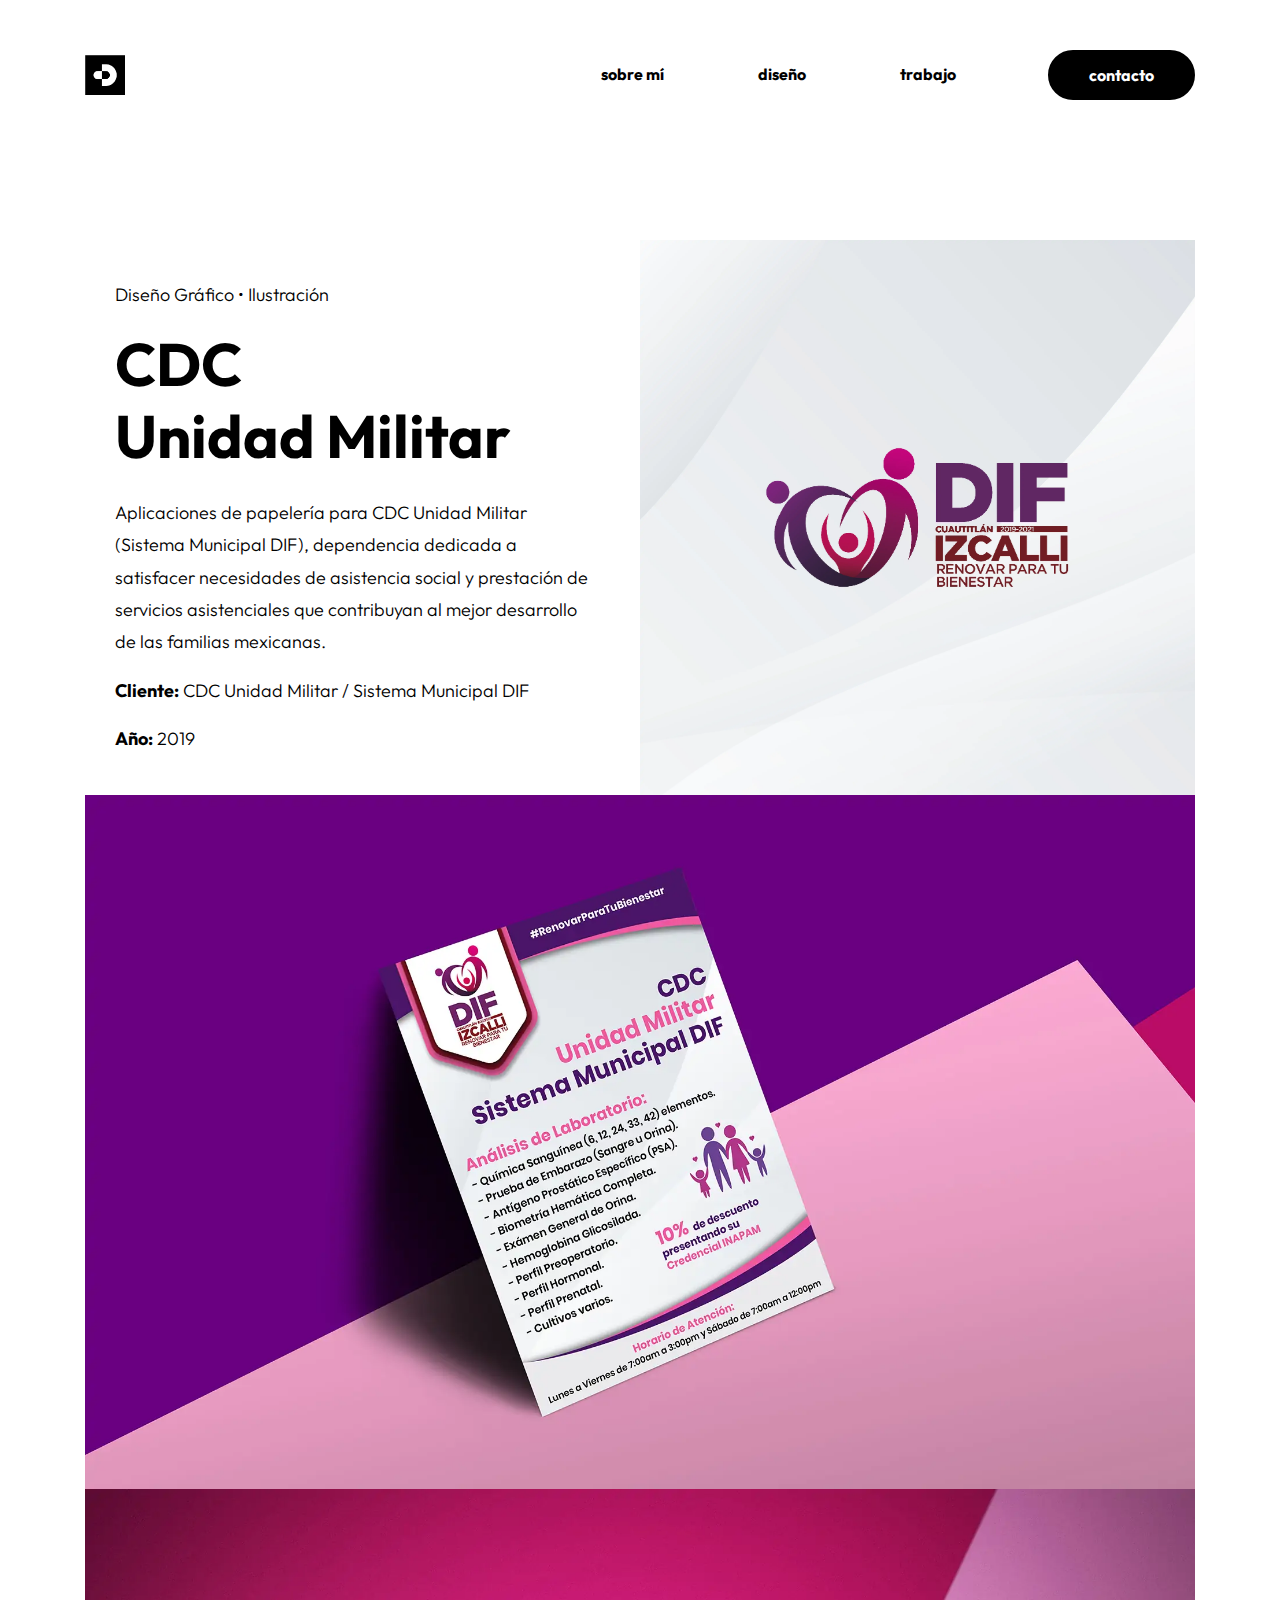
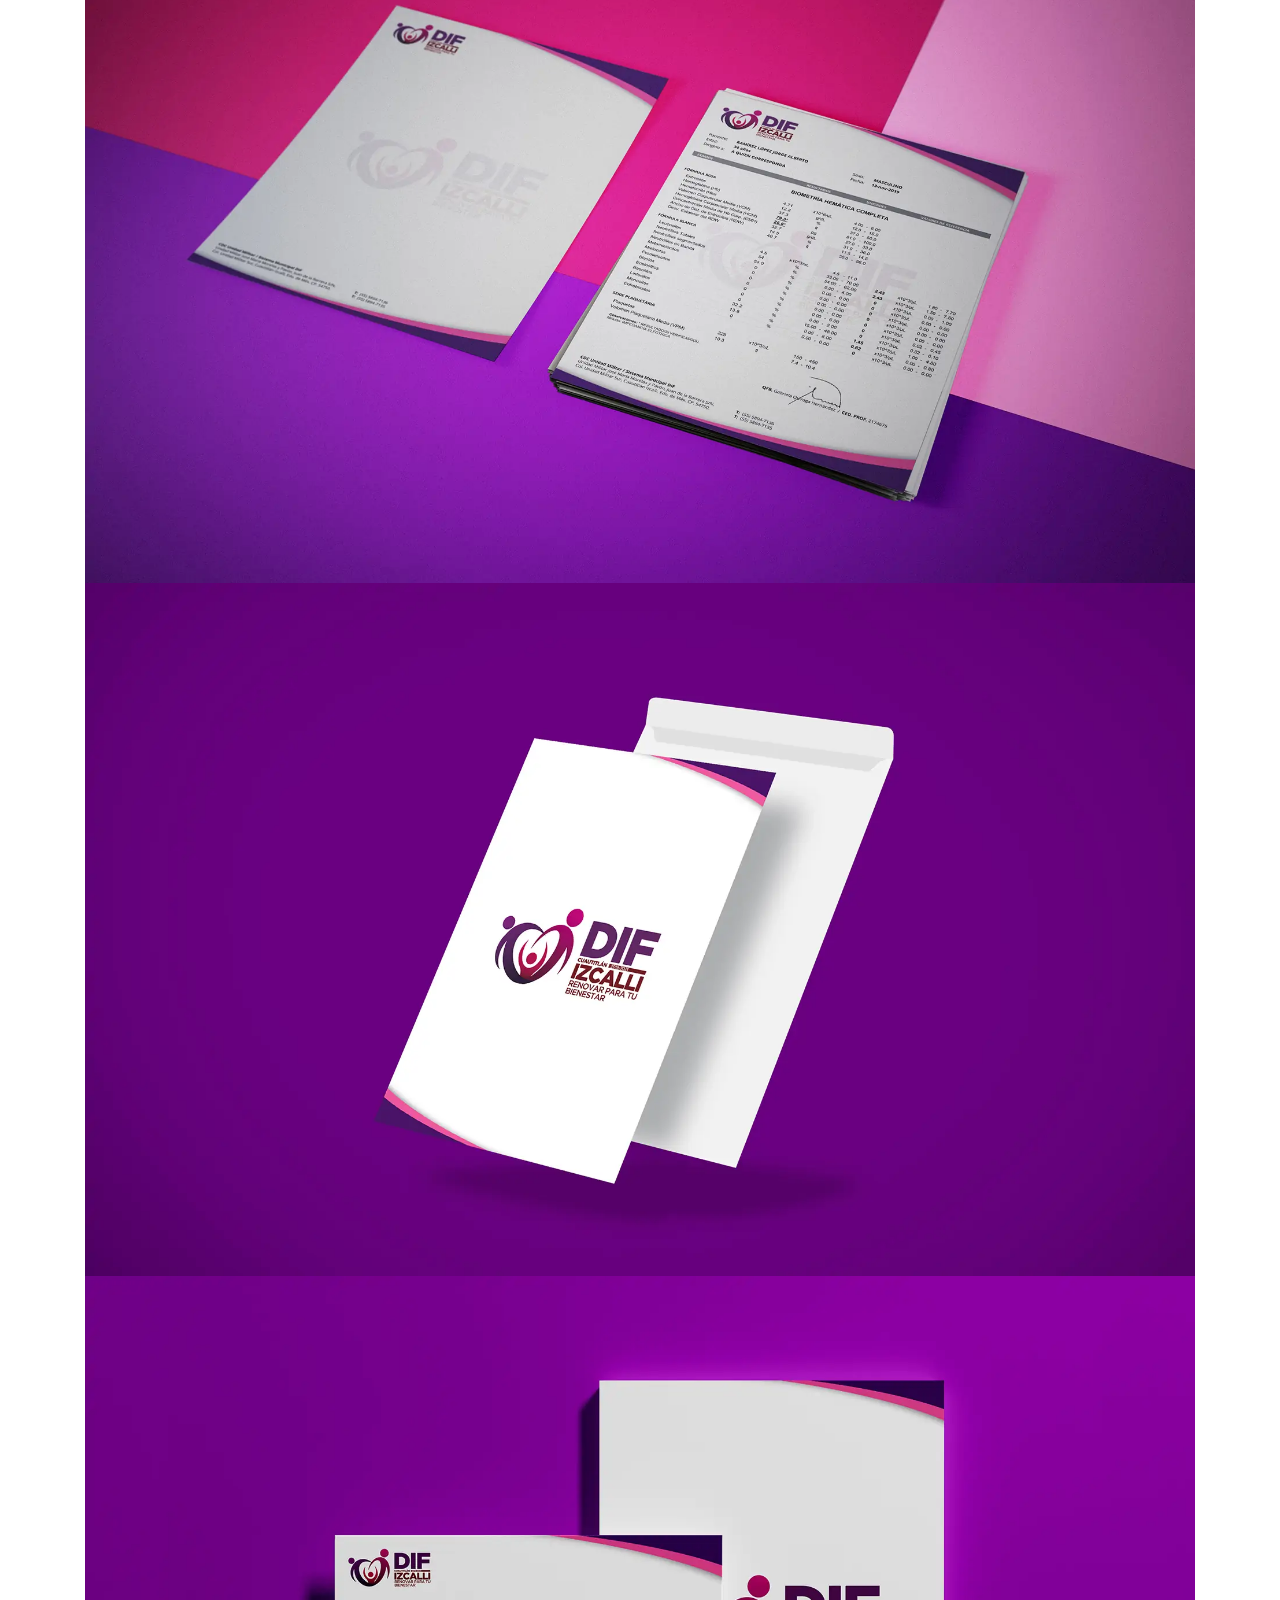
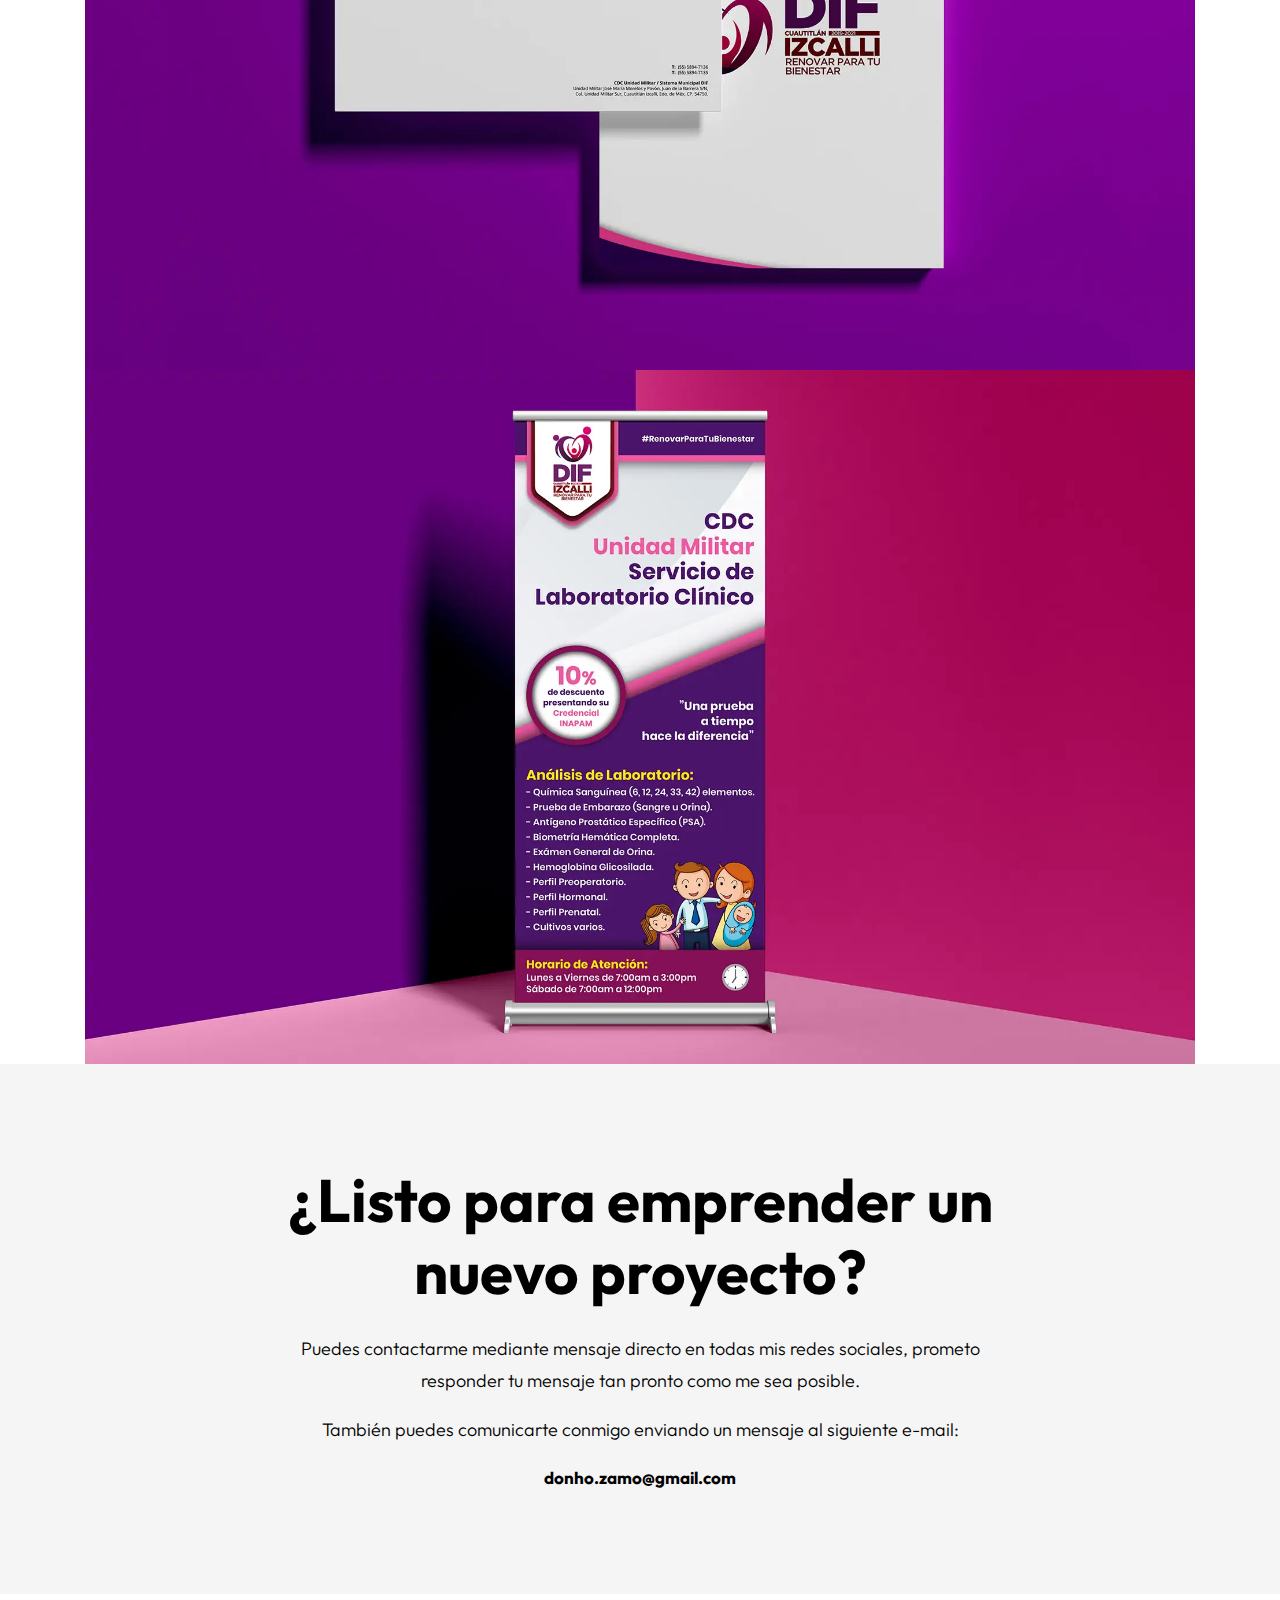
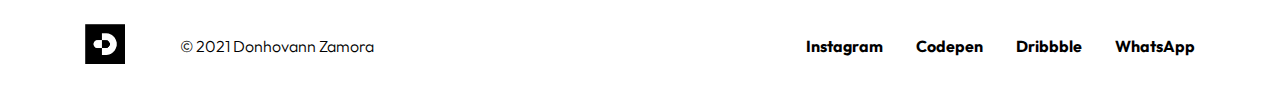
<file: cdc-proyecto.html>
<!DOCTYPE html>
<html lang="es">
<head>
  <meta charset="UTF-8">
  <meta http-equiv="X-UA-Compatible" content="IE=edge">
  <meta name="keywords" content="Desarrollo Web, Diseño Digital, Diseño Gráfico, Freelance, Web Design, México"/>
  <meta name="description" content="Donhovann Zamora, desarrollador web y diseñador digital freelance localizado en el Estado de México."/>
  <meta name="viewport" content="width=device-width, initial-scale=1.0, maximum-scale=1.0">
  <meta name="Donhovann Zamora" content="WebDesign">
  <title>Donhovann - Proyecto CDC Unidad Militar</title>
  <!--Shortcut Icon-->
  <link rel="shortcut icon" href="img/favicon.png" type="image/x-icon">
  <!--Modernizr JS-->
  <script src="js/modernizr-custom.js"></script>
  <!--Bootstrap CSS-->
  <link rel="stylesheet" type="text/css" href="css/bootstrap.min.css" media="all">
  <!--General Style CSS-->
  <link rel="stylesheet" type="text/css" href="css/style.css" media="all">
  <!--Fonts CSS-->
  <link rel="stylesheet" type="text/css" href="css/font-awesome.min.css" media="all">
</head>
<body>

  <!-- Navbar -->
  <nav class="navbar navbar-expand-lg navbar-light bg-light" id="nav">
    <div class="container">
      <a class="navbar-brand logo_h" href="index.html"><img src="img/logo.png" alt="logo" height="40" width="40"/></a>
      <button class="navbar-toggler collapsed" type="button" data-toggle="collapse" data-target="#navbarNav" aria-controls="navbarNav" aria-expanded="false" aria-label="Toggle navigation">
        <span class="navbar-toggler-icon"></span>
        <span class="my-1 mx-2 close"> <i class="fa fa-close"></i></span>
      </button>
      <div class="collapse navbar-collapse text-right" id="navbarNav">
        <ul class="navbar-nav">
          <li class="nav-item" id="empty"><a class="nav-link" href="#aboutme_wrap">sobre mí</a></li>
          <li class="nav-item" id="empty"><a class="nav-link" href="#services_wrap">diseño</a></li>
          <li class="nav-item" id="empty"><a class="nav-link" href="#work_wrap">trabajo</a></li>
          <li class="nav-item nav-ghost"><a class="nav-link" href="#contact_wrap">contacto</a></li>
        </ul>
      </div>
    </div>
  </nav>

  <!-- CDC Project -->
  <section id="project-container">
    <div class="container">
      <div class="row">
        <div class="col-lg-6" id="project-text">
          <div class="text-container">       
            <p class="tag">Diseño Gráfico • Ilustración</p>
            <h2>CDC</br>Unidad Militar</h2> 
            <p>Aplicaciones de papelería para CDC Unidad Militar (Sistema Municipal DIF), dependencia dedicada a satisfacer necesidades de
               asistencia social y prestación de servicios asistenciales que contribuyan al mejor desarrollo de las familias mexicanas.</p>
            <p><span>Cliente:</span> CDC Unidad Militar / Sistema Municipal DIF</p>
            <p><span>Año:</span> 2019</p>
          </div>
        </div>  
        <div class="col-lg-6 project-block-image">
          <img src="img/projects/cdc/cdc00.webp" alt="" />
        </div>
        <div class="col-lg-12 image-container">
          <img src="img/projects/cdc/cdc01.webp" alt="alt">
          <img src="img/projects/cdc/cdc02.webp" alt="alt">
          <img src="img/projects/cdc/cdc03.webp" alt="alt">
          <img src="img/projects/cdc/cdc04.webp" alt="alt">
          <img src="img/projects/cdc/cdc05.webp" alt="alt">
          <!--<img src="img/projects/cdc/cdc08.webp" alt="alt">
          <img src="img/projects/cdc/cdc09.webp" alt="alt">
          <img src="img/projects/cdc/cdc10.webp" alt="alt">-->
        </div>  
      </div>    
    </div>
  </section>

  <!-- Contact -->
  <div id="contact_wrap">
    <div class="container">
      <div class="row">
        <div class="col-lg-8 text-center offset-lg-2" id="contact_text">
          <h2>¿Listo para emprender un nuevo proyecto?</h2>
          <p>Puedes contactarme mediante mensaje directo en todas mis redes sociales,
             prometo responder tu mensaje tan pronto como me sea posible.</p>
          <p>También puedes comunicarte conmigo enviando un mensaje al siguiente e-mail:</p>
          <p class="envelope">donho.zamo@gmail.com</p>
        </div>  
      </div>
    </div>
  </div>

  <!--Footer Trip -->
  <div id="footer-strip">
    <div class="container">
      <div class="row center02">
        <div class="col-12 col-lg-1 left">
          <a class="logo_h02" href="#nav"><img src="img/logo.png" alt="logo" height="40" width="40"/></a>
        </div>
        <div class="col-12 col-lg-6 center">
          <p>© 2021 Donhovann Zamora</p>
        </div>
        <div class="col-12 col-md-12 col-lg-5 right">
          <ul class="social-letter">
            <li id=""><a href="https://www.instagram.com/donho_zamo/" target="_blank">Instagram</a></li>
            <li id=""><a href="https://codepen.io/donho_zamo" target="_blank">Codepen</a></li>
            <li id=""><a href="https://dribbble.com/donho_zamo" target="_blank">Dribbble</a></li>
            <li id=""><a href="https://api.whatsapp.com/send?phone=5215561691457">WhatsApp</a></li>
          </ul>
        </div>
      </div>
    </div>
  </div>

  <!--Jquery v3.5.1-->
  <script src="js/jquery-3.5.1.min.js"></script>
  <!--Bootstrap-->
	<script src="js/bootstrap.min.js"></script>
  <!--Main Scripts & Plugins-->
</body>
</html>
</file>
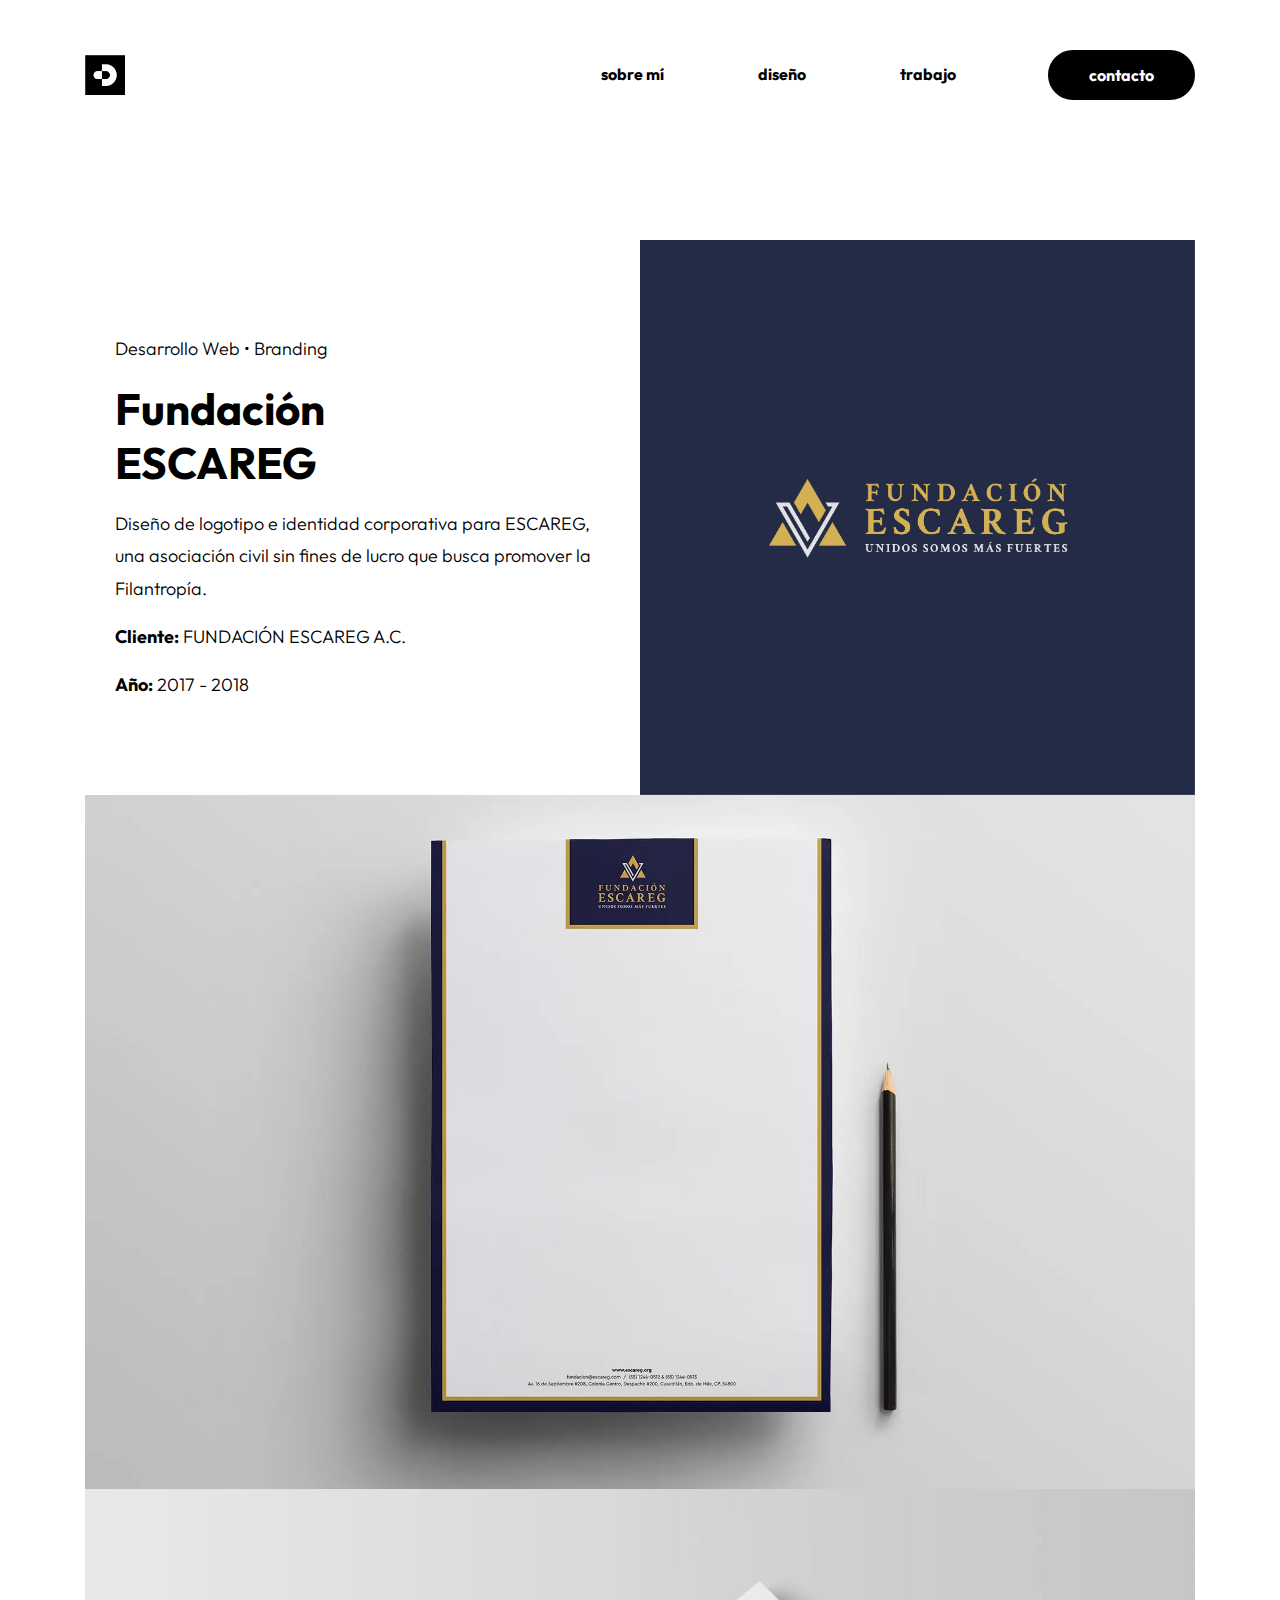
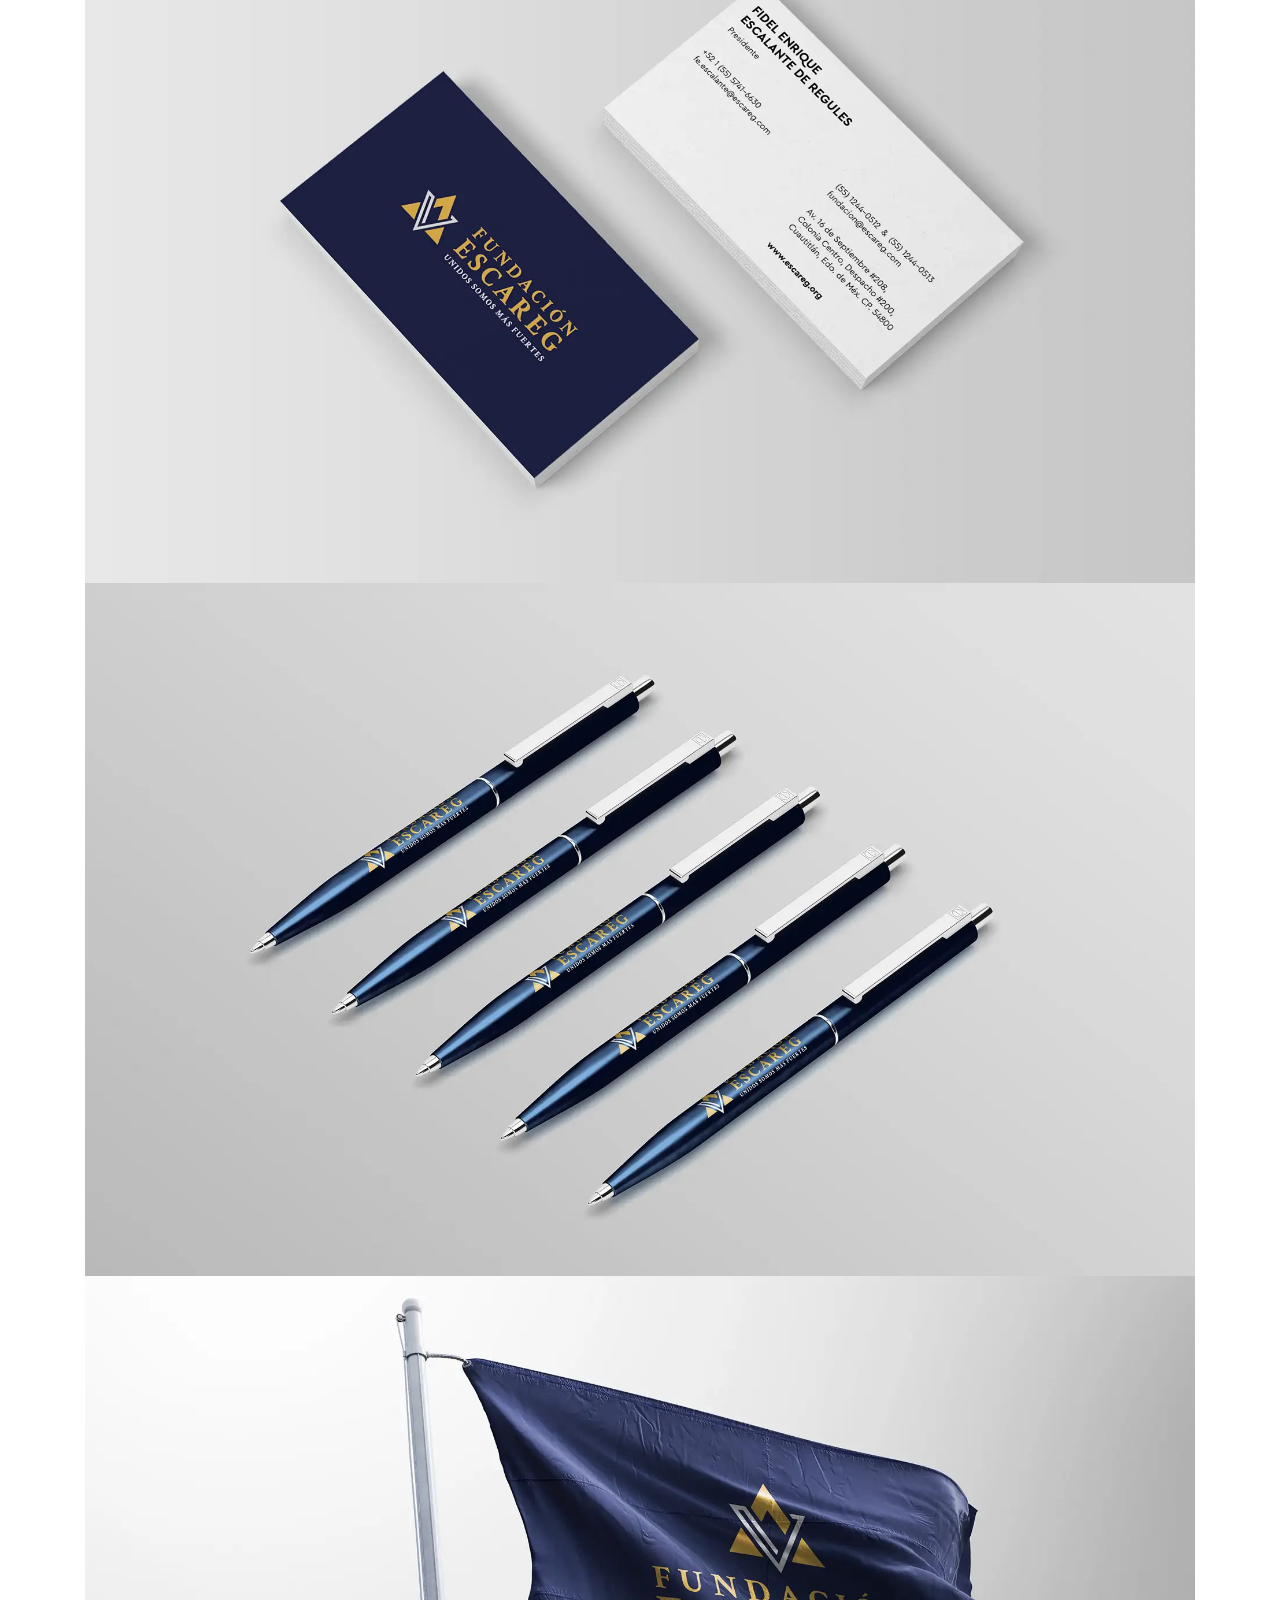
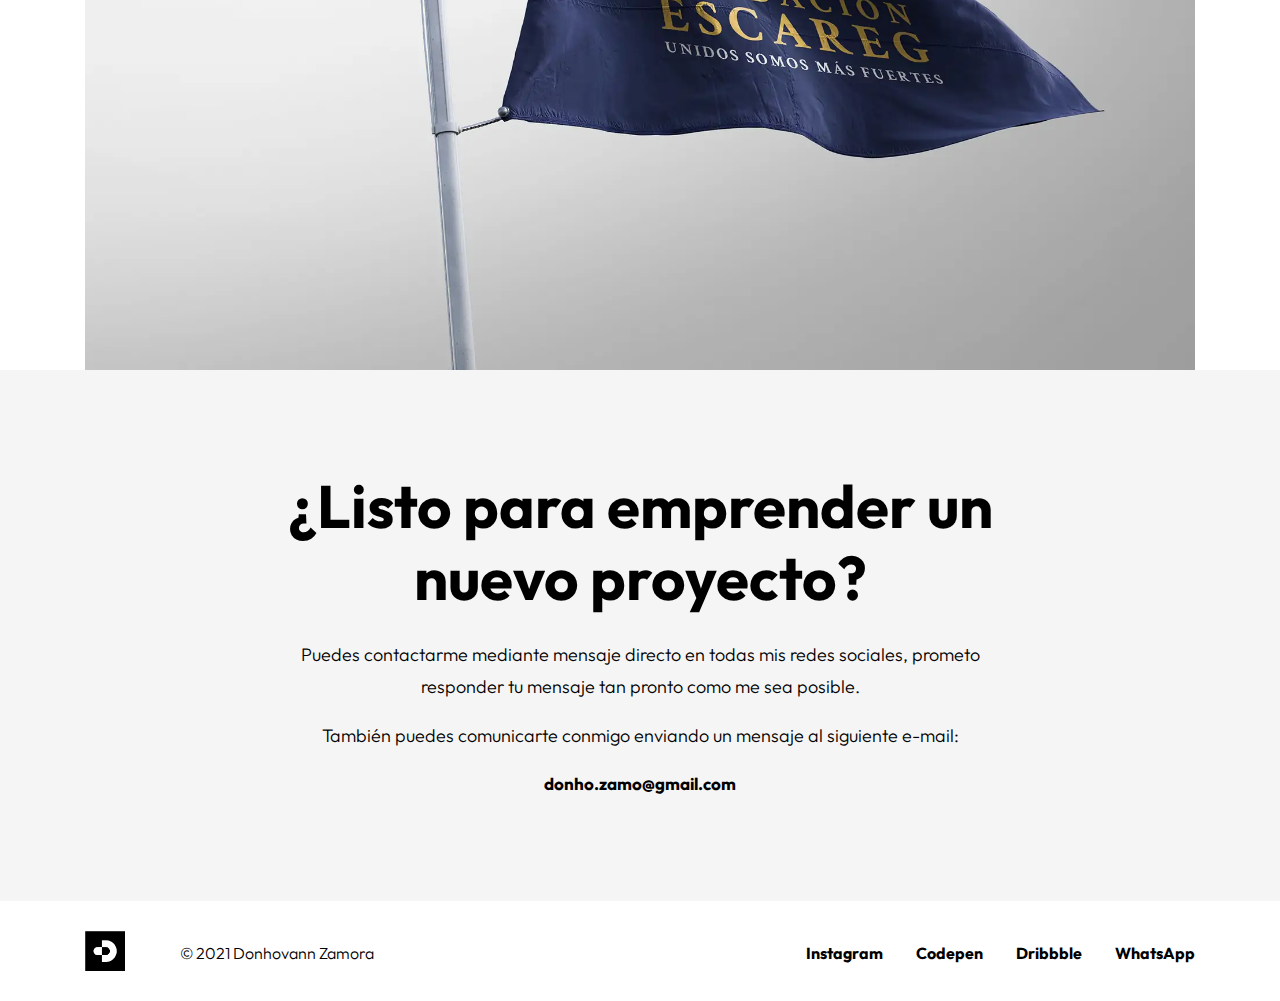
<file: escareg-proyecto.html>
<!DOCTYPE html>
<html lang="es">
<head>
  <meta charset="UTF-8">
  <meta http-equiv="X-UA-Compatible" content="IE=edge">
  <meta name="keywords" content="Desarrollo Web, Diseño Digital, Diseño Gráfico, Freelance, Web Design, México"/>
  <meta name="description" content="Donhovann Zamora, desarrollador web y diseñador digital freelance localizado en el Estado de México."/>
  <meta name="viewport" content="width=device-width, initial-scale=1.0, maximum-scale=1.0">
  <meta name="Donhovann Zamora" content="WebDesign">
  <title>Donhovann - Proyecto Escareg</title>
  <!--Shortcut Icon-->
  <link rel="shortcut icon" href="img/favicon.png" type="image/x-icon">
  <!--Modernizr JS-->
  <script src="js/modernizr-custom.js"></script>
  <!--Bootstrap CSS-->
  <link rel="stylesheet" type="text/css" href="css/bootstrap.min.css" media="all">
  <!--General Style CSS-->
  <link rel="stylesheet" type="text/css" href="css/style.css" media="all">
  <!--Fonts CSS-->
  <link rel="stylesheet" type="text/css" href="css/font-awesome.min.css" media="all">
</head>
<body>

  <!-- Navbar -->
  <nav class="navbar navbar-expand-lg navbar-light bg-light" id="nav">
    <div class="container">
      <a class="navbar-brand logo_h" href="index.html"><img src="img/logo.png" alt="logo" height="40" width="40"/></a>
      <button class="navbar-toggler collapsed" type="button" data-toggle="collapse" data-target="#navbarNav" aria-controls="navbarNav" aria-expanded="false" aria-label="Toggle navigation">
        <span class="navbar-toggler-icon"></span>
        <span class="my-1 mx-2 close"> <i class="fa fa-close"></i></span>
      </button>
      <div class="collapse navbar-collapse text-right" id="navbarNav">
        <ul class="navbar-nav">
          <li class="nav-item" id="empty"><a class="nav-link" href="#aboutme_wrap">sobre mí</a></li>
          <li class="nav-item" id="empty"><a class="nav-link" href="#services_wrap">diseño</a></li>
          <li class="nav-item" id="empty"><a class="nav-link" href="#work_wrap">trabajo</a></li>
          <li class="nav-item nav-ghost"><a class="nav-link" href="#contact_wrap">contacto</a></li>
        </ul>
      </div>
    </div>
  </nav>

  <!-- ESCAREG Project -->
  <section id="project-container">
    <div class="container">
      <div class="row">
        <div class="col-lg-6" id="project-text">
          <div class="text-container">       
            <p class="tag">Desarrollo Web • Branding</p>
            <h3>Fundación</br>ESCAREG</h3> 
            <p>Diseño de logotipo e identidad corporativa para ESCAREG, una asociación civil sin fines de lucro que busca promover la Filantropía.</p>
            <p><span>Cliente:</span> FUNDACIÓN ESCAREG A.C.</p>
            <p><span>Año:</span> 2017 - 2018</p>
          </div>
        </div>  
        <div class="col-lg-6 project-block-image">
          <img src="img/projects/escareg/escareg00.webp" alt="" />
        </div>
        <div class="col-lg-12 image-container">
          <img src="img/projects/escareg/escareg01.webp" alt="alt">
          <img src="img/projects/escareg/escareg02.webp" alt="alt">
          <img src="img/projects/escareg/escareg03.webp" alt="alt">
          <img src="img/projects/escareg/escareg04.webp" alt="alt">
        </div>  
      </div>    
    </div>
  </section>

  <!-- Contact -->
  <div id="contact_wrap">
    <div class="container">
      <div class="row">
        <div class="col-lg-8 text-center offset-lg-2" id="contact_text">
          <h2>¿Listo para emprender un nuevo proyecto?</h2>
          <p>Puedes contactarme mediante mensaje directo en todas mis redes sociales,
             prometo responder tu mensaje tan pronto como me sea posible.</p>
          <p>También puedes comunicarte conmigo enviando un mensaje al siguiente e-mail:</p>
          <p class="envelope">donho.zamo@gmail.com</p>
        </div>  
      </div>
    </div>
  </div>

  <!--Footer Trip -->
  <div id="footer-strip">
    <div class="container">
      <div class="row center02">
        <div class="col-12 col-lg-1 left">
          <a class="logo_h02" href="#nav"><img src="img/logo.png" alt="logo" height="40" width="40"/></a>
        </div>
        <div class="col-12 col-lg-6 center">
          <p>© 2021 Donhovann Zamora</p>
        </div>
        <div class="col-12 col-md-12 col-lg-5 right">
          <ul class="social-letter">
            <li id=""><a href="https://www.instagram.com/donho_zamo/" target="_blank">Instagram</a></li>
            <li id=""><a href="https://codepen.io/donho_zamo" target="_blank">Codepen</a></li>
            <li id=""><a href="https://dribbble.com/donho_zamo" target="_blank">Dribbble</a></li>
            <li id=""><a href="https://api.whatsapp.com/send?phone=5215561691457">WhatsApp</a></li>
          </ul>
        </div>
      </div>
    </div>
  </div>

  <!--Jquery v3.5.1-->
  <script src="js/jquery-3.5.1.min.js"></script>
  <!--Bootstrap-->
	<script src="js/bootstrap.min.js"></script>
  <!--Main Scripts & Plugins-->
</body>
</html>
</file>
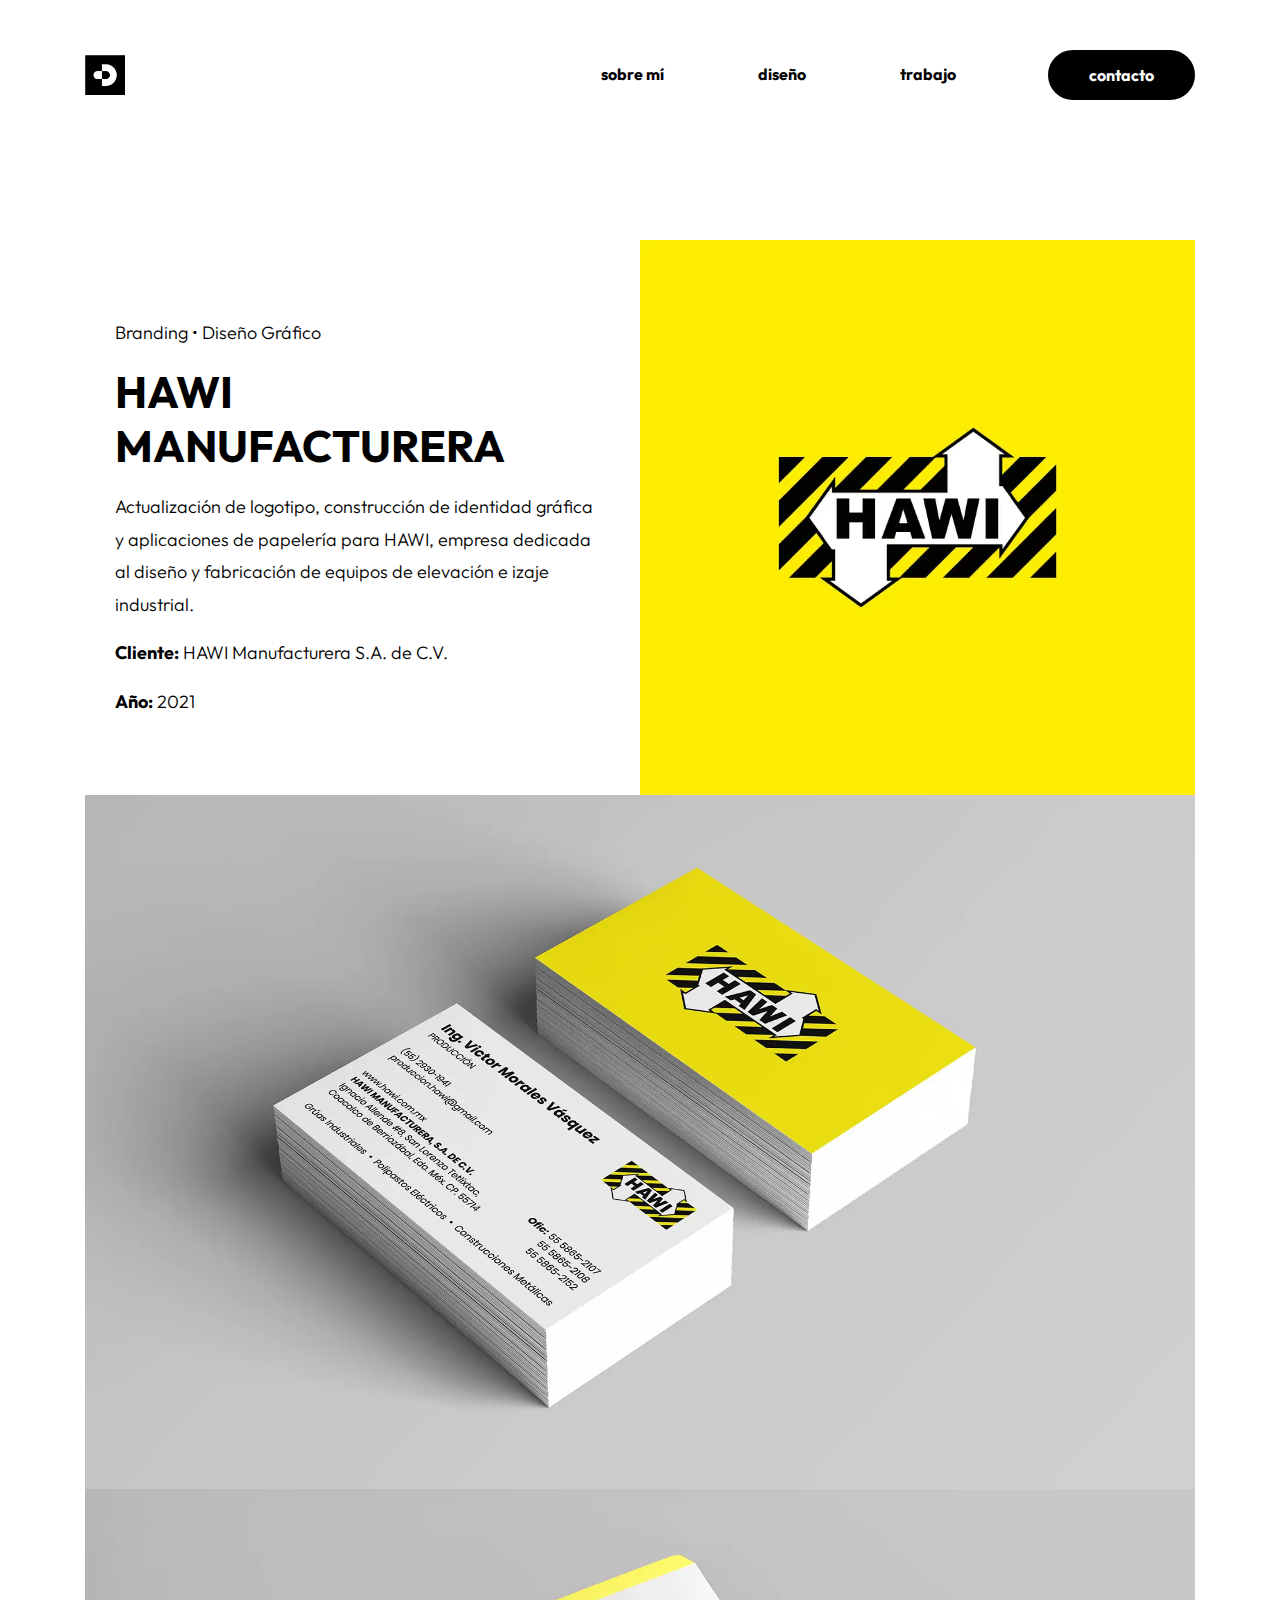
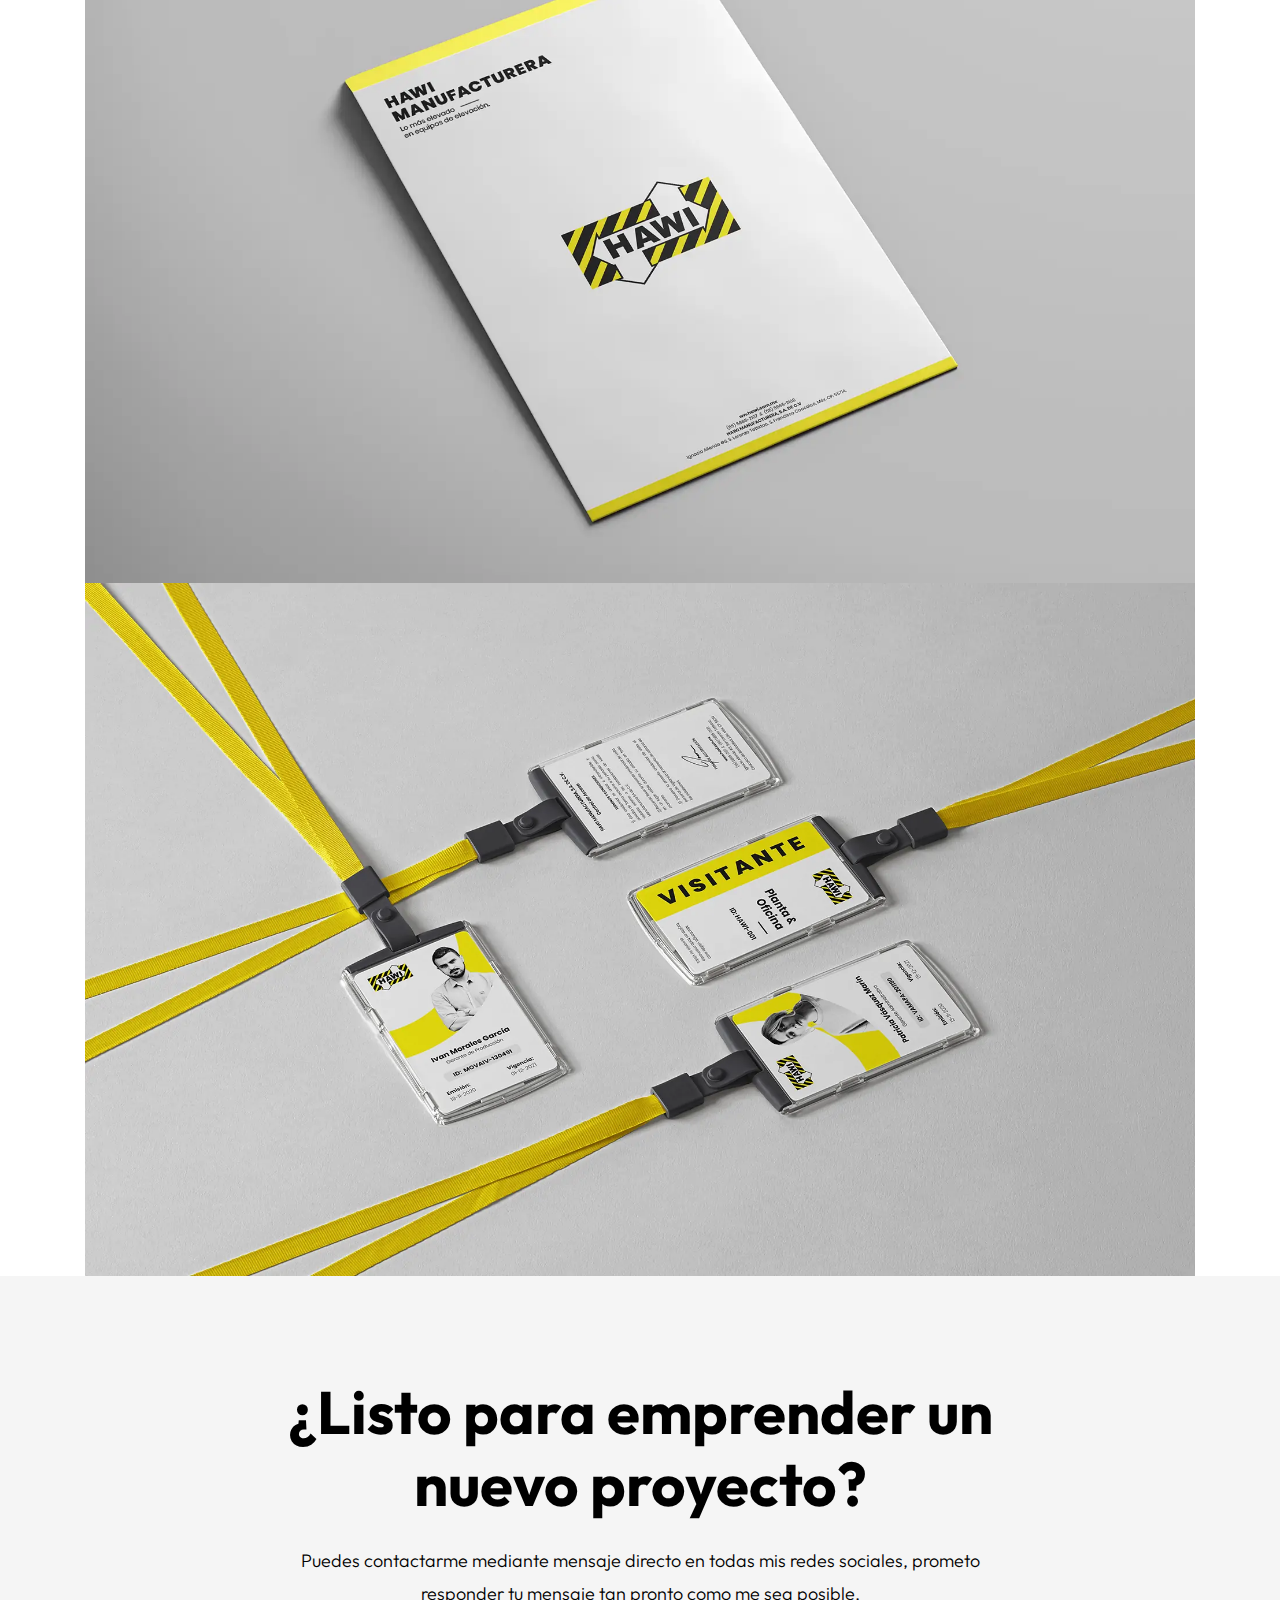
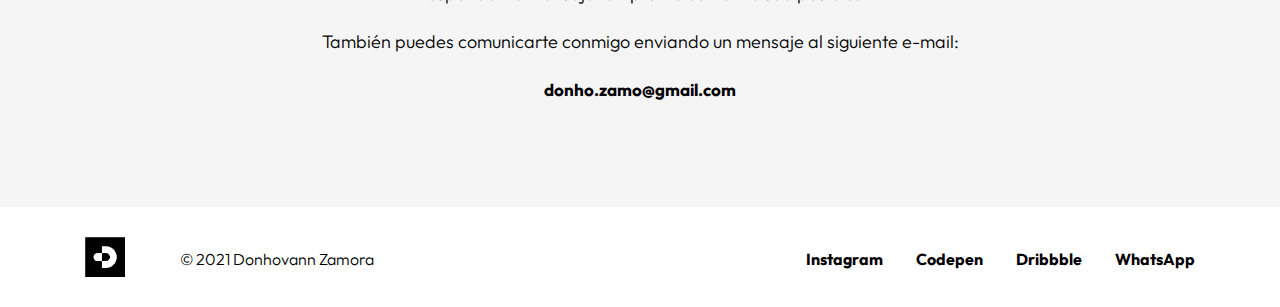
<file: hawi-proyecto.html>
<!DOCTYPE html>
<html lang="es">
<head>
  <meta charset="UTF-8">
  <meta http-equiv="X-UA-Compatible" content="IE=edge">
  <meta name="keywords" content="Desarrollo Web, Diseño Digital, Diseño Gráfico, Freelance, Web Design, México"/>
  <meta name="description" content="Donhovann Zamora, desarrollador web y diseñador digital freelance localizado en el Estado de México."/>
  <meta name="viewport" content="width=device-width, initial-scale=1.0, maximum-scale=1.0">
  <meta name="Donhovann Zamora" content="WebDesign">
  <title>Donhovann - Proyecto HAWI Manufacturera</title>
  <!--Shortcut Icon-->
  <link rel="shortcut icon" href="img/favicon.png" type="image/x-icon">
  <!--Modernizr JS -->
  <script src="js/modernizr-custom.js"></script>
  <!--Bootstrap CSS-->
  <link rel="stylesheet" type="text/css" href="css/bootstrap.min.css" media="all">
  <!--General Style CSS-->
  <link rel="stylesheet" type="text/css" href="css/style.css" media="all">
  <!--Fonts CSS-->
  <link rel="stylesheet" type="text/css" href="css/font-awesome.min.css" media="all">
</head>
<body>
 
  <!-- Navbar -->
  <nav class="navbar navbar-expand-lg navbar-light bg-light" id="nav">
    <div class="container">
      <a class="navbar-brand logo_h" href="index.html"><img src="img/logo.png" alt="logo" height="40" width="40"/></a>
      <button class="navbar-toggler collapsed" type="button" data-toggle="collapse" data-target="#navbarNav" aria-controls="navbarNav" aria-expanded="false" aria-label="Toggle navigation">
        <span class="navbar-toggler-icon"></span>
        <span class="my-1 mx-2 close"> <i class="fa fa-close"></i></span>
      </button>
      <div class="collapse navbar-collapse text-right" id="navbarNav">
        <ul class="navbar-nav">
          <li class="nav-item" id="empty"><a class="nav-link" href="#aboutme_wrap">sobre mí</a></li>
          <li class="nav-item" id="empty"><a class="nav-link" href="#services_wrap">diseño</a></li>
          <li class="nav-item" id="empty"><a class="nav-link" href="#work_wrap">trabajo</a></li>
          <li class="nav-item nav-ghost"><a class="nav-link" href="#contact_wrap">contacto</a></li>
        </ul>
      </div>
    </div>
  </nav>

  <!-- Hawi Project -->
  <section id="project-container">
    <div class="container-sm">
      <div class="row">
        <div class="col-lg-6" id="project-text">
          <div class="text-container">       
            <p class="tag">Branding • Diseño Gráfico</p>
            <h3>HAWI</br>MANUFACTURERA</h3> 
            <p>Actualización de logotipo, construcción de identidad gráfica y aplicaciones de papelería para HAWI, empresa dedicada al diseño y fabricación
               de equipos de elevación e izaje industrial.</p>
            <p><span>Cliente:</span> HAWI Manufacturera S.A. de C.V.</p>
            <p><span>Año:</span> 2021</p>
          </div>
        </div>  
        <div class="col-lg-6 project-block-image">
          <img src="img/projects/hawi/hawi00.webp" alt="" />
        </div>
        <div class="col-lg-12 image-container">
          <img src="img/projects/hawi/hawi05.webp" alt="alt">
          <img src="img/projects/hawi/hawi09.webp" alt="alt">
          <img src="img/projects/hawi/hawi10.webp" alt="alt">
        </div> 
      </div>    
    </div>
  </section>
  
  <!-- Contact -->
  <div id="contact_wrap">
    <div class="container">
      <div class="row">
        <div class="col-lg-8 text-center offset-lg-2" id="contact_text">
          <h2>¿Listo para emprender un nuevo proyecto?</h2>
          <p>Puedes contactarme mediante mensaje directo en todas mis redes sociales,
             prometo responder tu mensaje tan pronto como me sea posible.</p>
          <p>También puedes comunicarte conmigo enviando un mensaje al siguiente e-mail:</p>
          <p class="envelope">donho.zamo@gmail.com</p>
        </div>  
      </div>
    </div>
  </div>

  <!--Footer Trip -->
  <div id="footer-strip">
    <div class="container">
      <div class="row center02">
        <div class="col-12 col-lg-1 left">
          <a class="logo_h02" href="#nav"><img src="img/logo.png" alt="logo" height="40" width="40"/></a>
        </div>
        <div class="col-12 col-lg-6 center">
          <p>© 2021 Donhovann Zamora</p>
        </div>
        <div class="col-12 col-md-12 col-lg-5 right">
          <ul class="social-letter">
            <li id=""><a href="https://www.instagram.com/donho_zamo/" target="_blank">Instagram</a></li>
            <li id=""><a href="https://codepen.io/donho_zamo" target="_blank">Codepen</a></li>
            <li id=""><a href="https://dribbble.com/donho_zamo" target="_blank">Dribbble</a></li>
            <li id=""><a href="https://api.whatsapp.com/send?phone=5215561691457">WhatsApp</a></li>
          </ul>
        </div>
      </div>
    </div>
  </div>

  <!--Jquery v3.5.1-->
  <script src="js/jquery-3.5.1.min.js"></script>
  <!--Bootstrap-->
	<script src="js/bootstrap.min.js"></script>
  <!--Main Scripts & Plugins-->
</body>
</html>
</file>
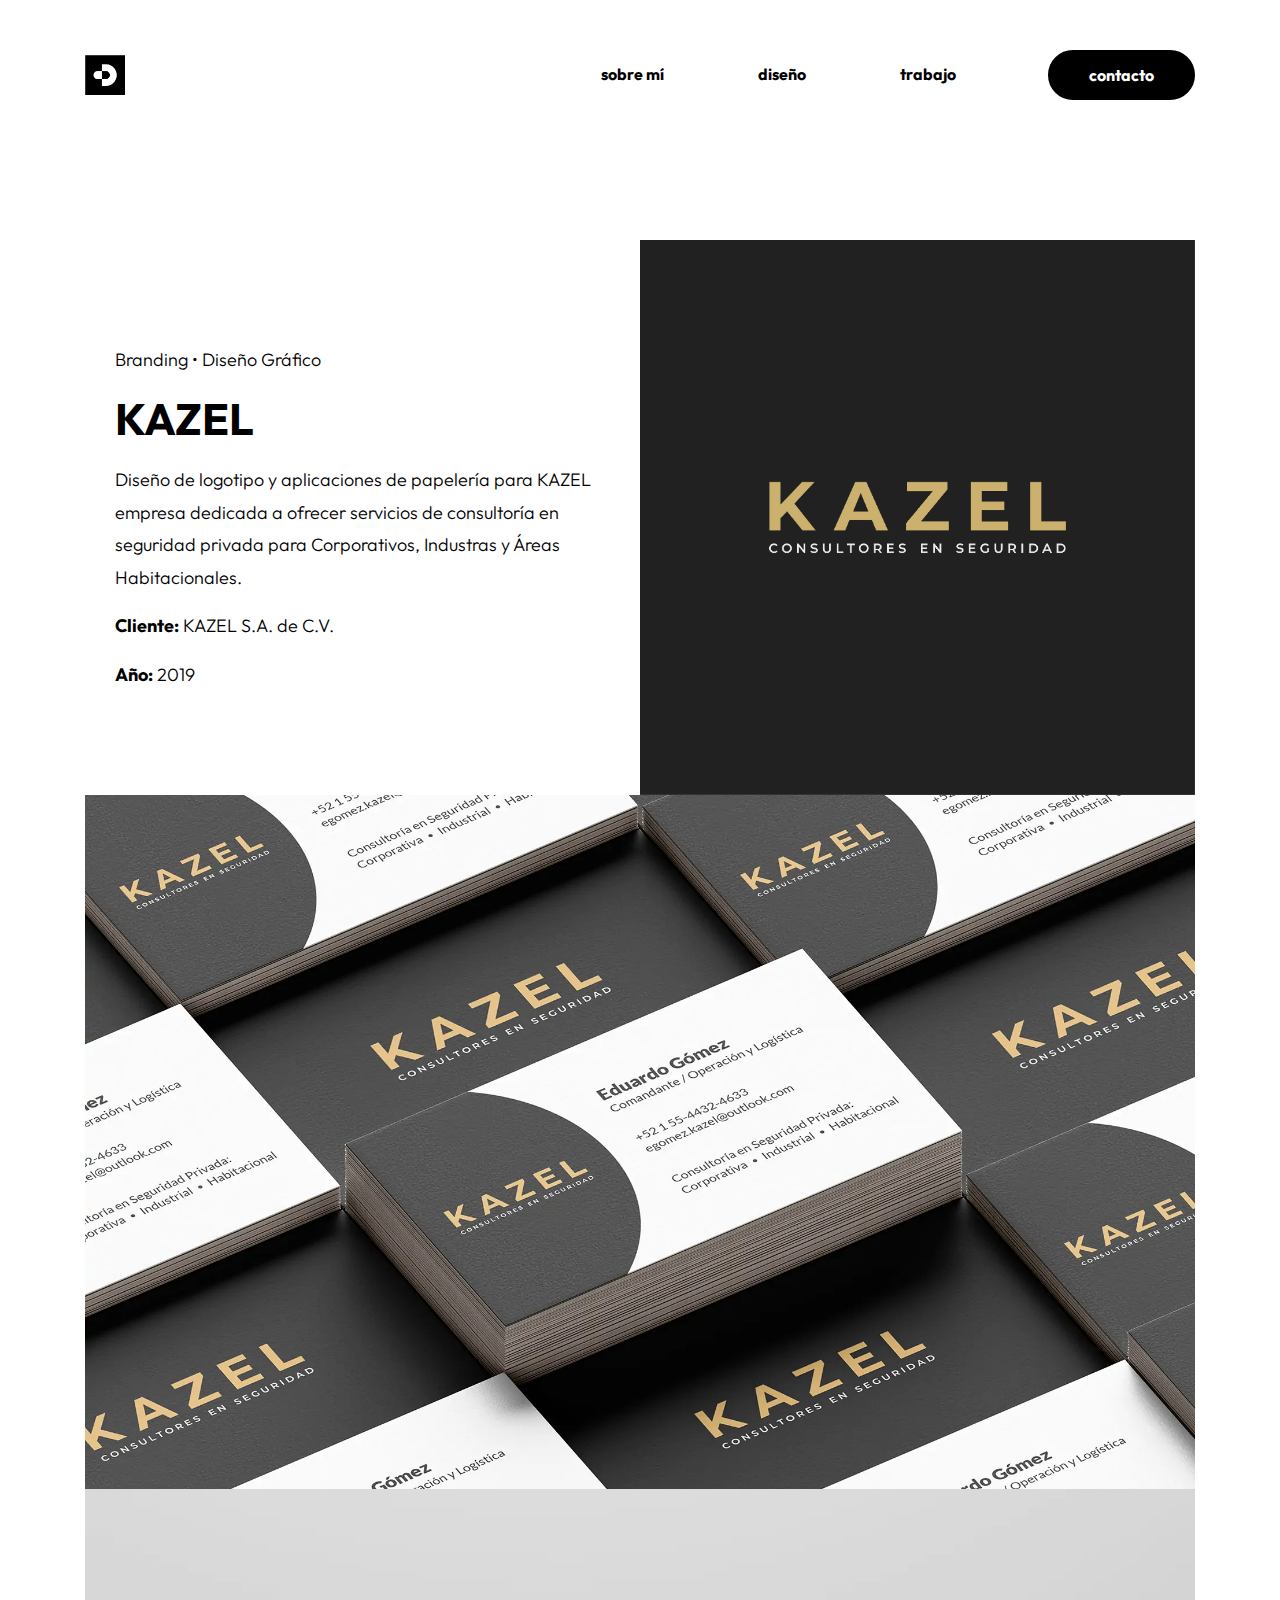
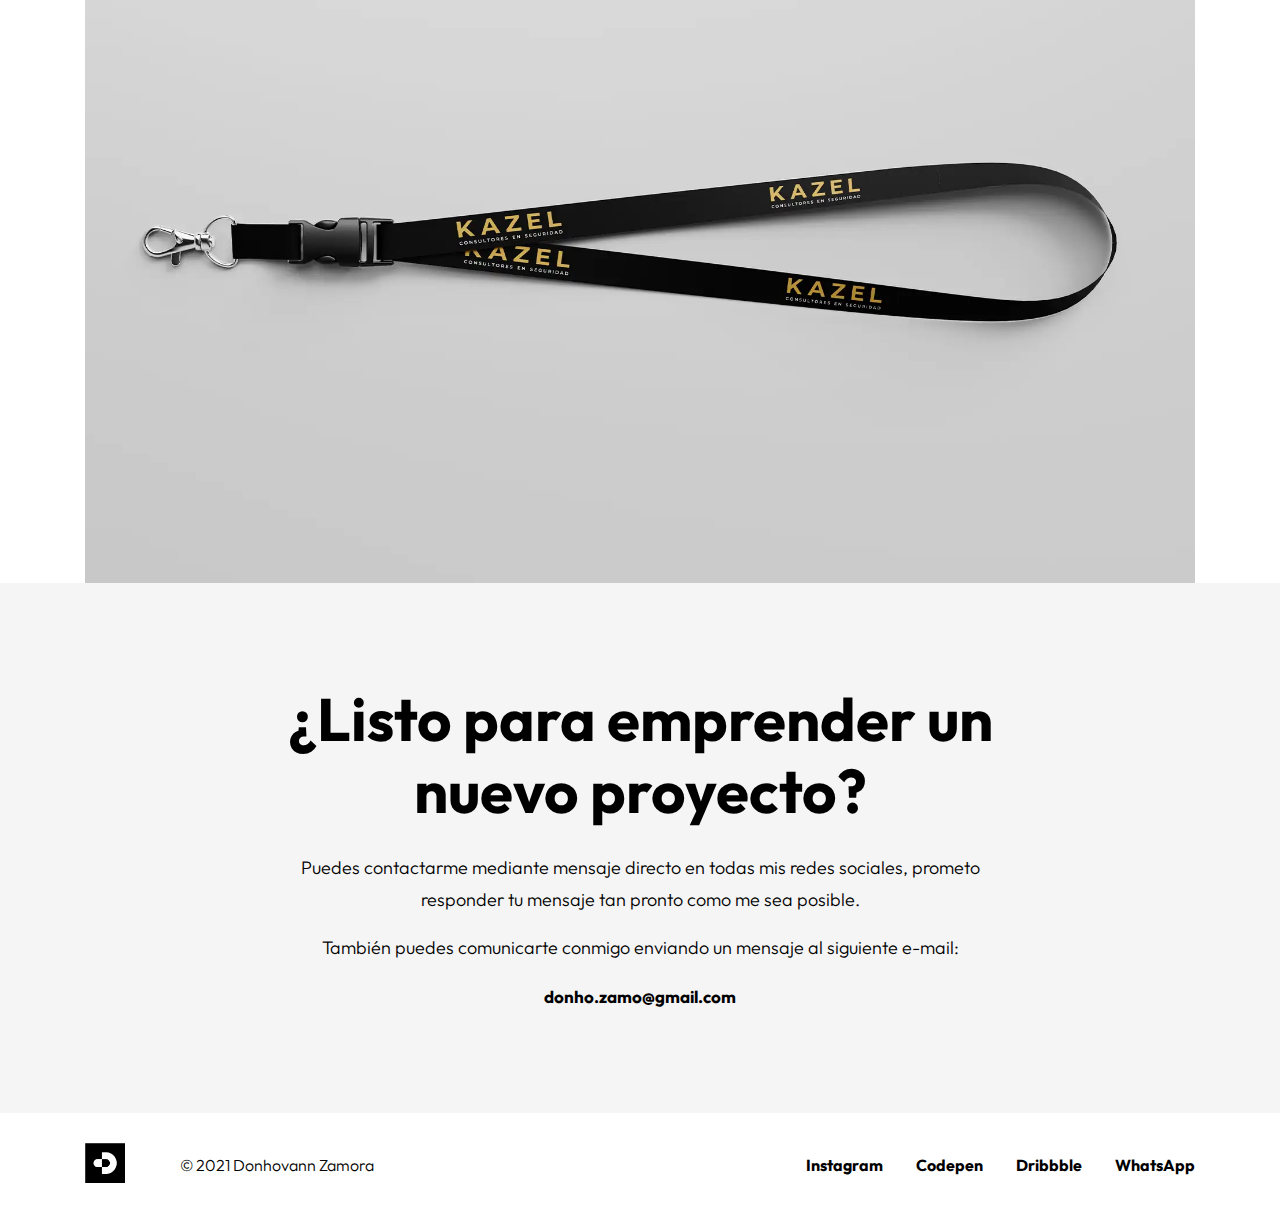
<file: kazel-proyecto.html>
<!DOCTYPE html>
<html lang="es">
<head>
  <meta charset="UTF-8">
  <meta http-equiv="X-UA-Compatible" content="IE=edge">
  <meta name="keywords" content="Desarrollo Web, Diseño Digital, Diseño Gráfico, Freelance, Web Design, México"/>
  <meta name="description" content="Donhovann Zamora, desarrollador web y diseñador digital freelance localizado en el Estado de México."/>
  <meta name="viewport" content="width=device-width, initial-scale=1.0, maximum-scale=1.0">
  <meta name="Donhovann Zamora" content="WebDesign">
  <title>Donhovann - Proyecto KAZEL</title>
  <!--Shortcut Icon-->
  <link rel="shortcut icon" href="img/favicon.png" type="image/x-icon">
  <!--Modernizr JS -->
  <script src="js/modernizr-custom.js"></script>
  <!--Bootstrap CSS-->
  <link rel="stylesheet" type="text/css" href="css/bootstrap.min.css" media="all">
  <!--General Style CSS-->
  <link rel="stylesheet" type="text/css" href="css/style.css" media="all">
  <!--Fonts CSS-->
  <link rel="stylesheet" type="text/css" href="css/font-awesome.min.css" media="all">
</head>
<body>
 
  <!-- Navbar -->
  <nav class="navbar navbar-expand-lg navbar-light bg-light" id="nav">
    <div class="container">
      <a class="navbar-brand logo_h" href="index.html"><img src="img/logo.png" alt="logo" height="40" width="40"/></a>
      <button class="navbar-toggler collapsed" type="button" data-toggle="collapse" data-target="#navbarNav" aria-controls="navbarNav" aria-expanded="false" aria-label="Toggle navigation">
        <span class="navbar-toggler-icon"></span>
        <span class="my-1 mx-2 close"> <i class="fa fa-close"></i></span>
      </button>
      <div class="collapse navbar-collapse text-right" id="navbarNav">
        <ul class="navbar-nav">
          <li class="nav-item" id="empty"><a class="nav-link" href="#aboutme_wrap">sobre mí</a></li>
          <li class="nav-item" id="empty"><a class="nav-link" href="#services_wrap">diseño</a></li>
          <li class="nav-item" id="empty"><a class="nav-link" href="#work_wrap">trabajo</a></li>
          <li class="nav-item nav-ghost"><a class="nav-link" href="#contact_wrap">contacto</a></li>
        </ul>
      </div>
    </div>
  </nav>

  <!-- Hawi Project -->
  <section id="project-container">
    <div class="container">
      <div class="row">
        <div class="col-lg-6" id="project-text">
          <div class="text-container">       
            <p class="tag">Branding • Diseño Gráfico</p>
            <h3>KAZEL</h3> 
            <p>Diseño de logotipo y aplicaciones de papelería para KAZEL empresa dedicada a ofrecer servicios de consultoría
               en seguridad privada para Corporativos, Industras y Áreas Habitacionales.</p>
            <p><span>Cliente:</span> KAZEL S.A. de C.V.</p>
            <p><span>Año:</span> 2019</p>
          </div>
        </div>  
        <div class="col-lg-6 project-block-image">
          <img src="img/projects/kazel/kazel00.webp" alt="" />
        </div>
        <div class="col-lg-12 image-container">
          <img src="img/projects/kazel/kazel01.webp" alt="alt">
          <img src="img/projects/kazel/kazel02.webp" alt="alt">
        </div>  
      </div>    
    </div>
  </section>

  <!-- Contact -->
  <div id="contact_wrap">
    <div class="container">
      <div class="row">
        <div class="col-lg-8 text-center offset-lg-2" id="contact_text">
          <h2>¿Listo para emprender un nuevo proyecto?</h2>
          <p>Puedes contactarme mediante mensaje directo en todas mis redes sociales,
             prometo responder tu mensaje tan pronto como me sea posible.</p>
          <p>También puedes comunicarte conmigo enviando un mensaje al siguiente e-mail:</p>
          <p class="envelope">donho.zamo@gmail.com</p>
        </div>  
      </div>
    </div>
  </div>

  <!--Footer Trip -->
  <div id="footer-strip">
    <div class="container">
      <div class="row center02">
        <div class="col-12 col-lg-1 left">
          <a class="logo_h02" href="#nav"><img src="img/logo.png" alt="logo" height="40" width="40"/></a>
        </div>
        <div class="col-12 col-lg-6 center">
          <p>© 2021 Donhovann Zamora</p>
        </div>
        <div class="col-12 col-md-12 col-lg-5 right">
          <ul class="social-letter">
            <li id=""><a href="https://www.instagram.com/donho_zamo/" target="_blank">Instagram</a></li>
            <li id=""><a href="https://codepen.io/donho_zamo" target="_blank">Codepen</a></li>
            <li id=""><a href="https://dribbble.com/donho_zamo" target="_blank">Dribbble</a></li>
            <li id=""><a href="https://api.whatsapp.com/send?phone=5215561691457">WhatsApp</a></li>
          </ul>
        </div>
      </div>
    </div>
  </div>

  <!--Jquery v3.5.1-->
  <script src="js/jquery-3.5.1.min.js"></script>
  <!--Bootstrap-->
	<script src="js/bootstrap.min.js"></script>
  <!--Main Scripts & Plugins-->
</body>
</html>
</file>
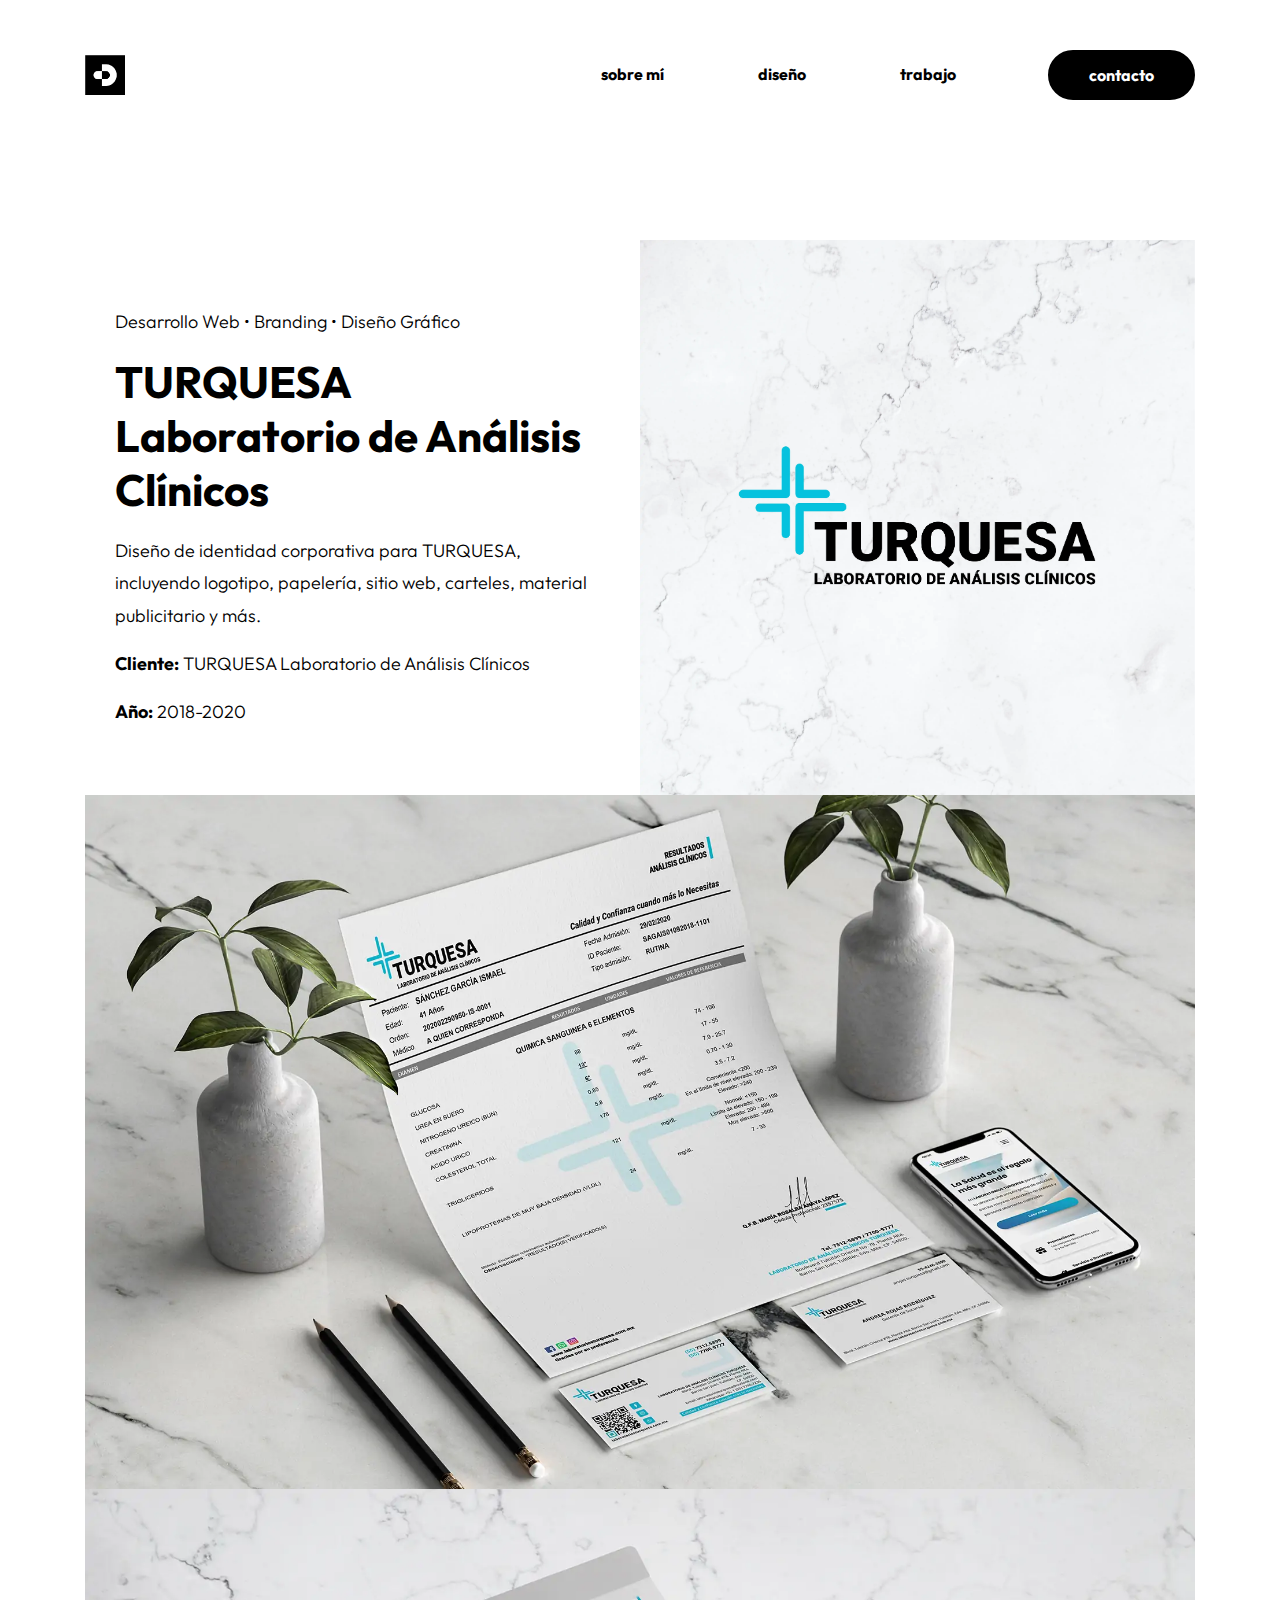
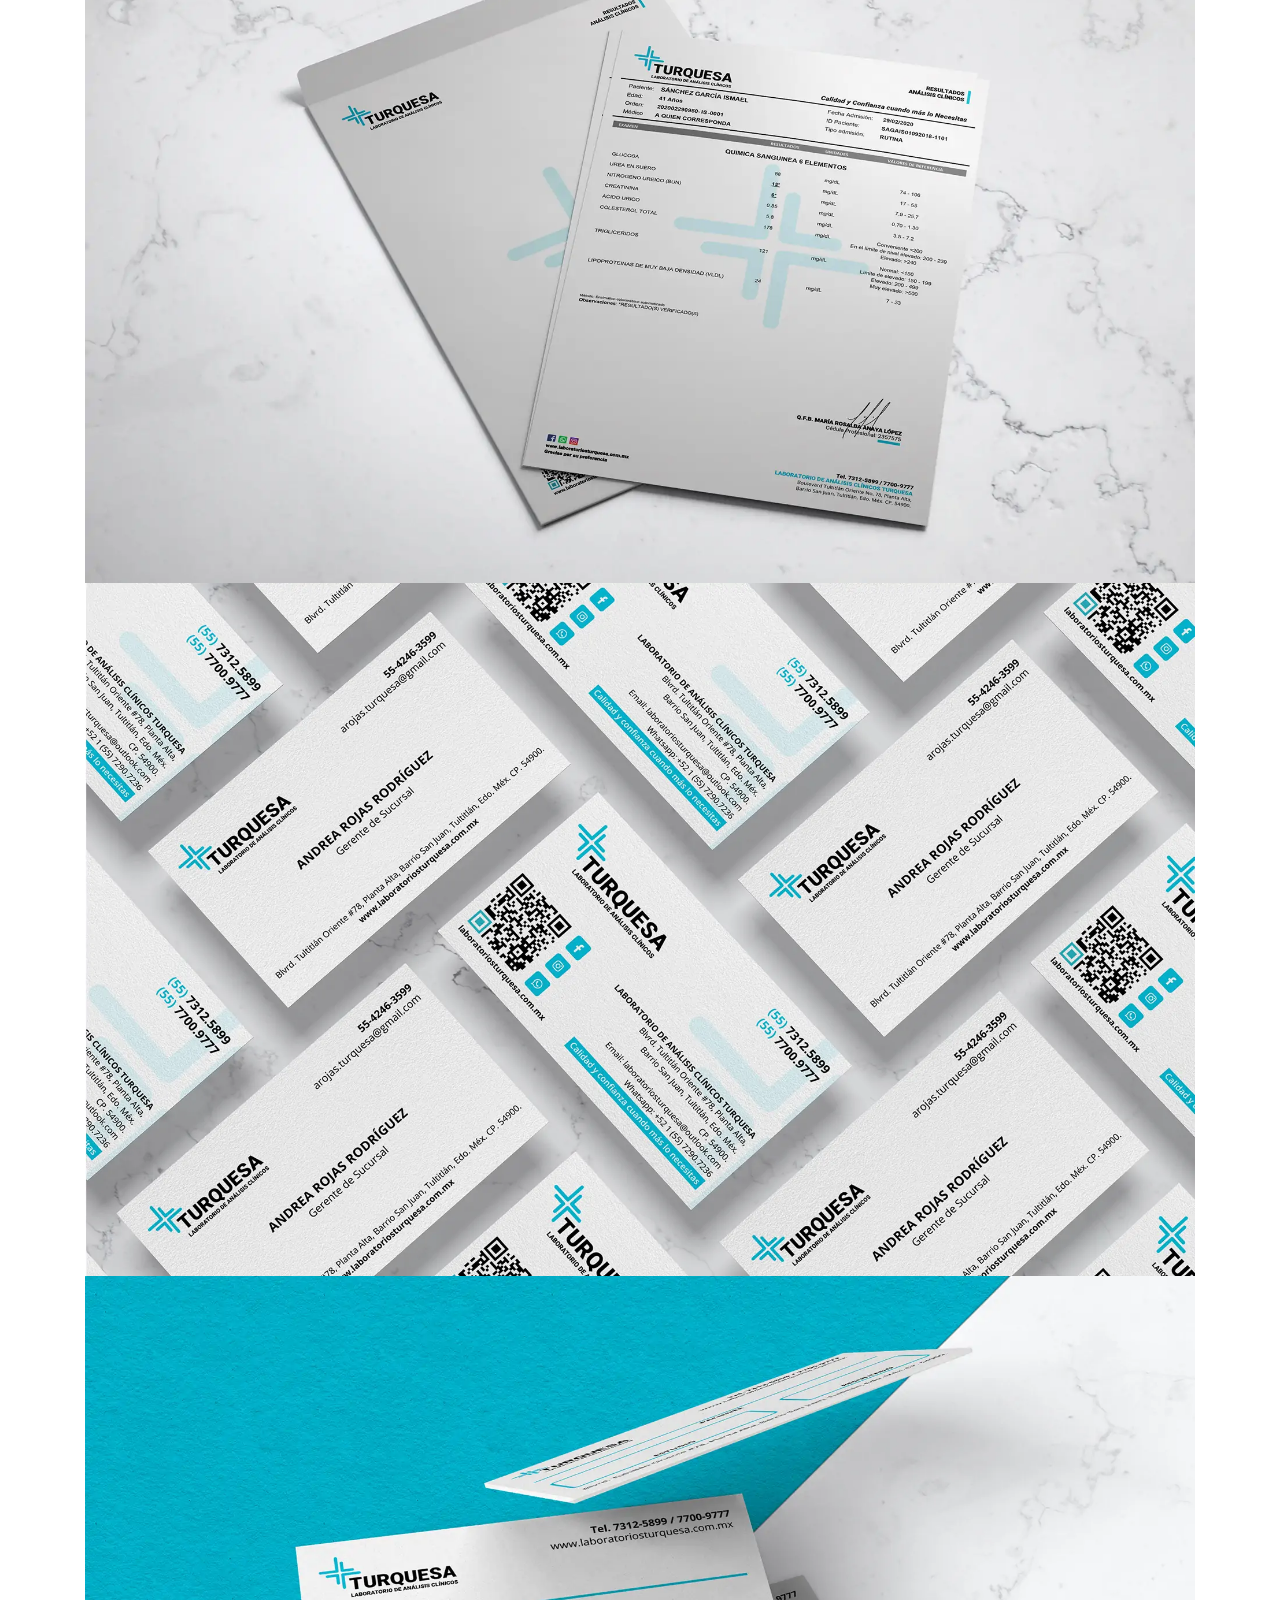
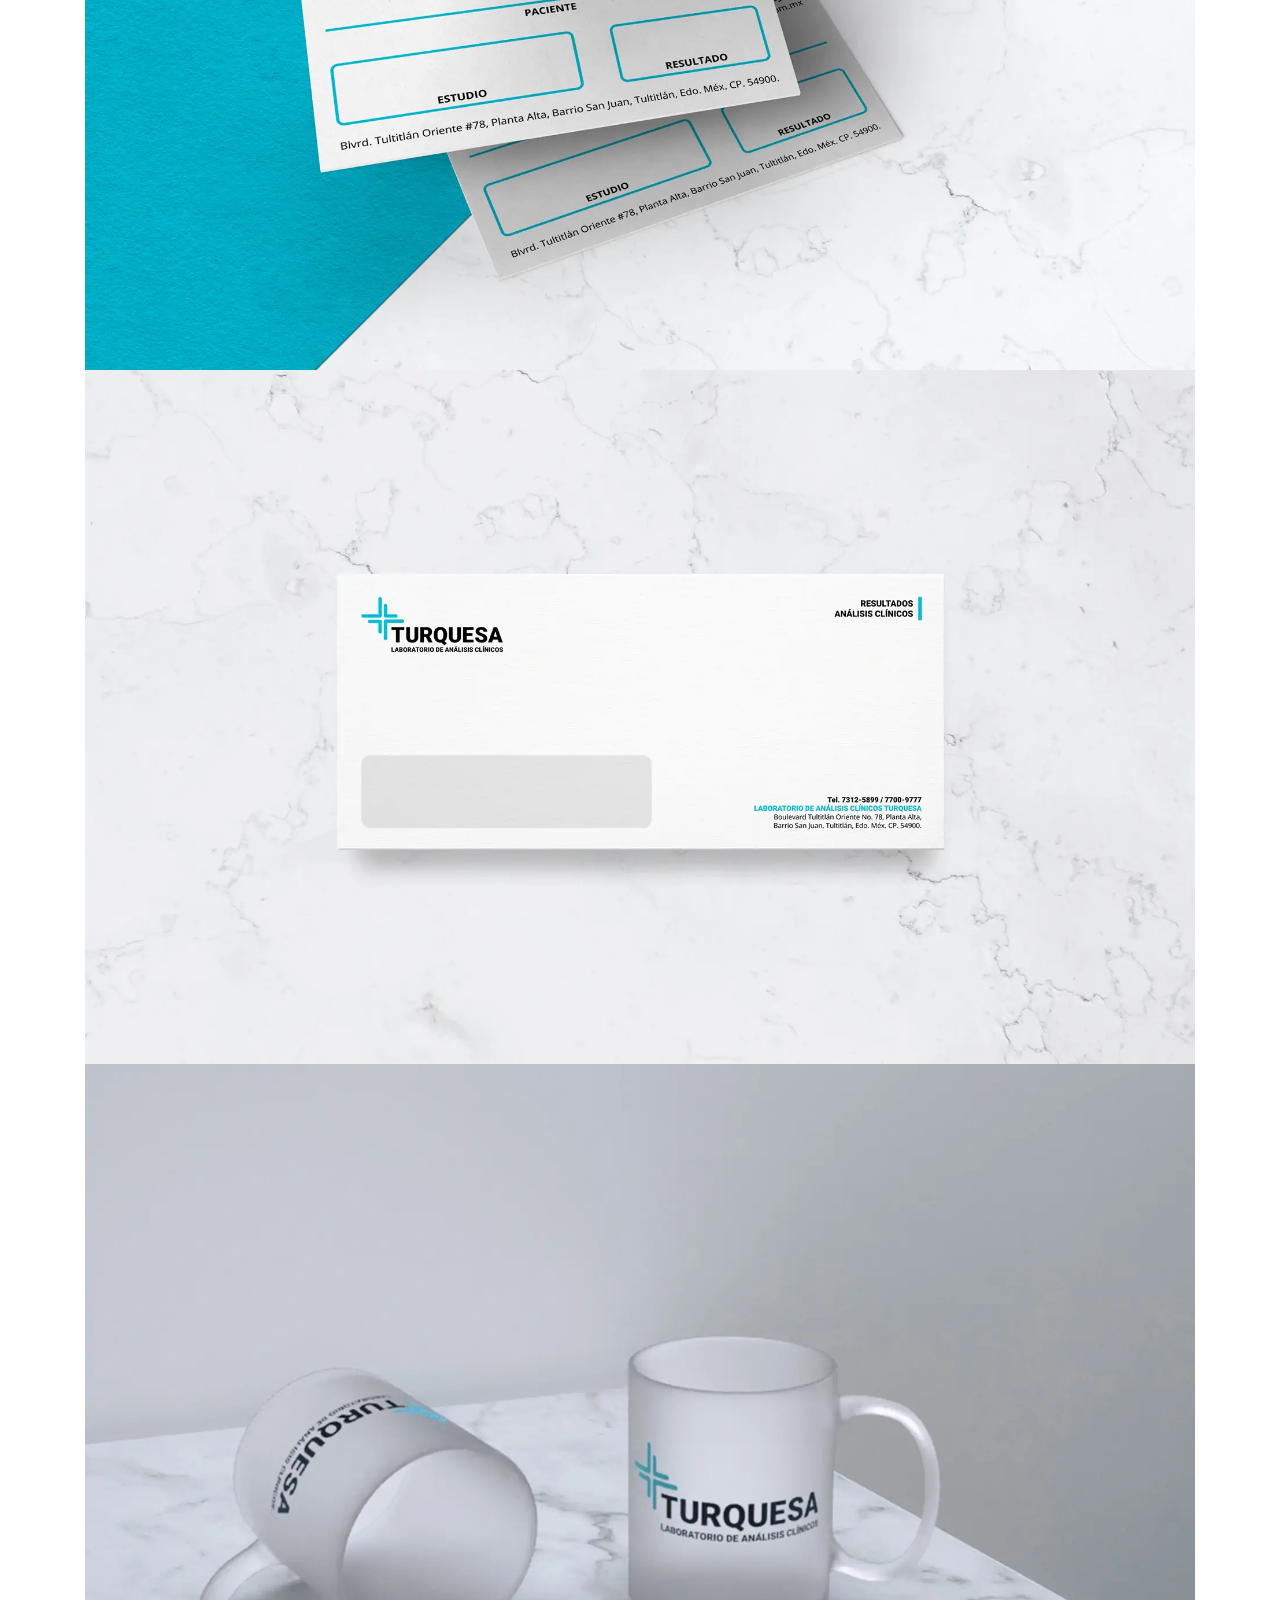
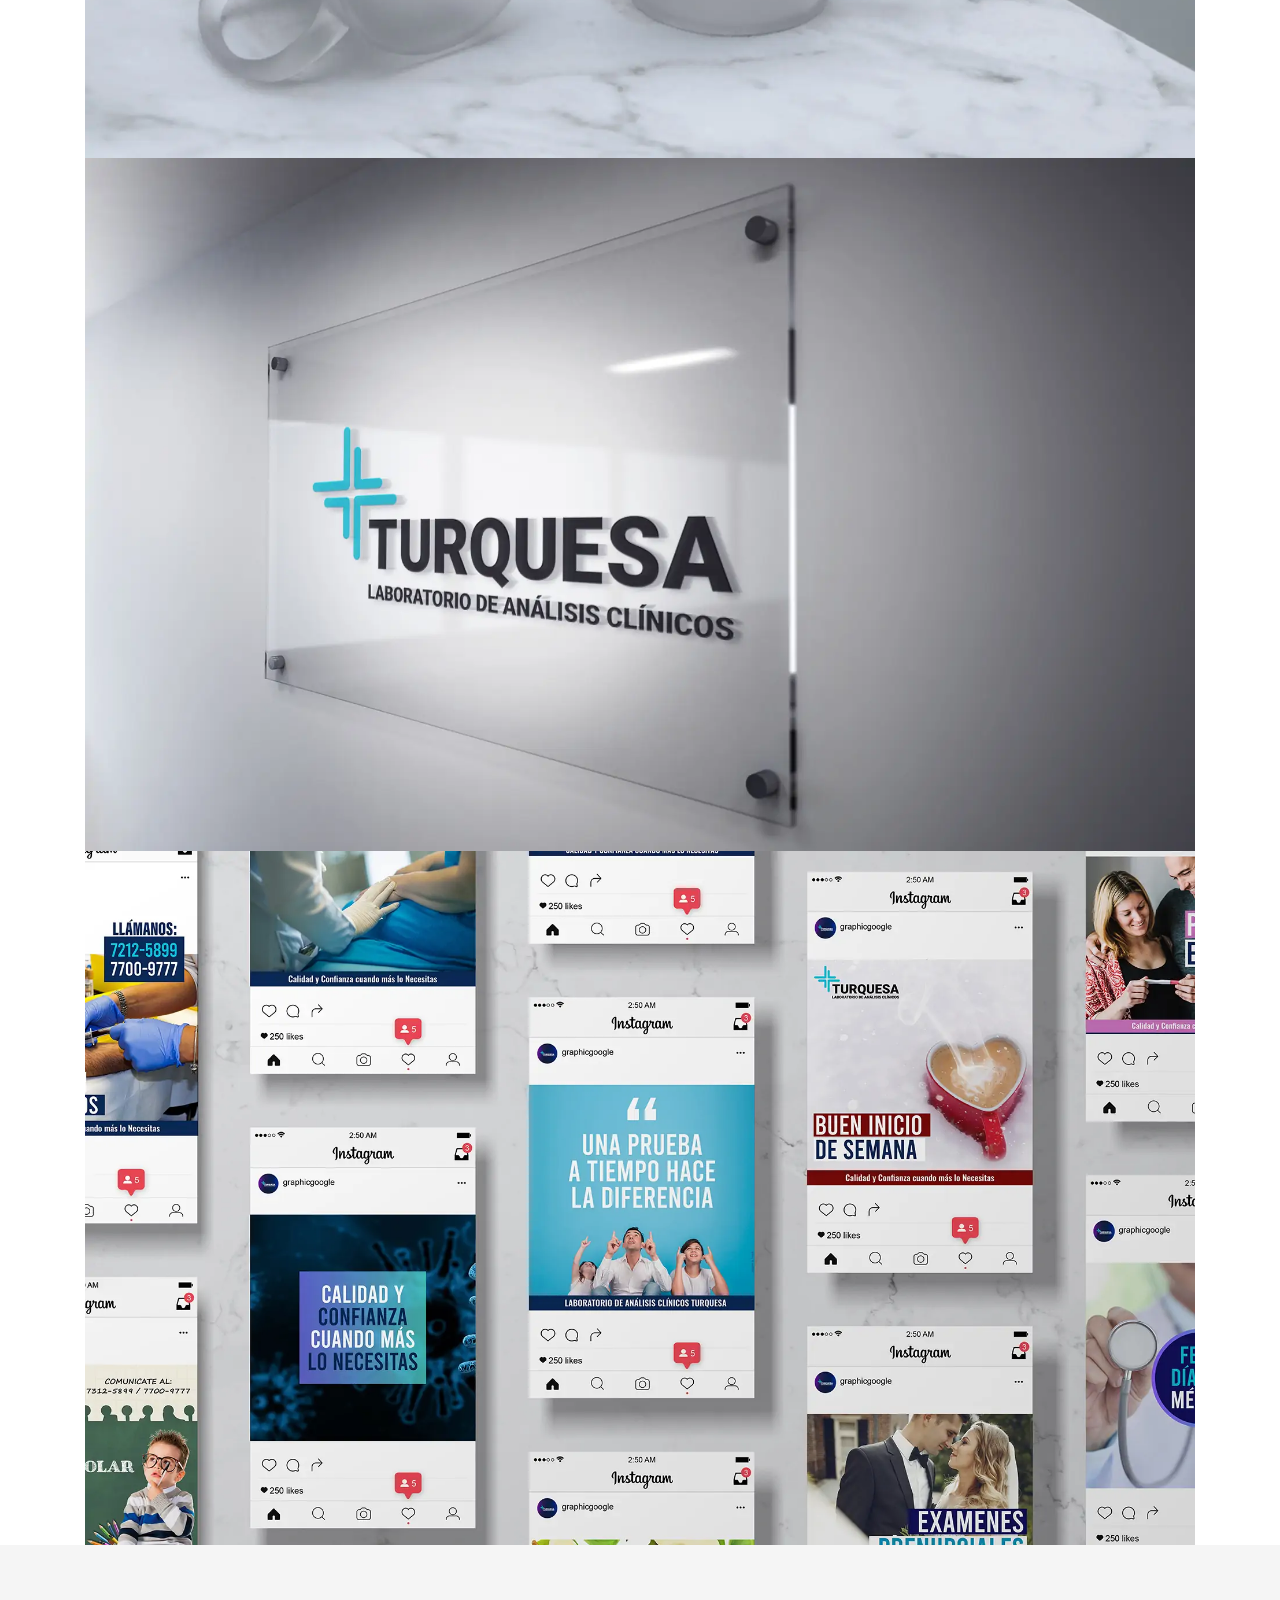
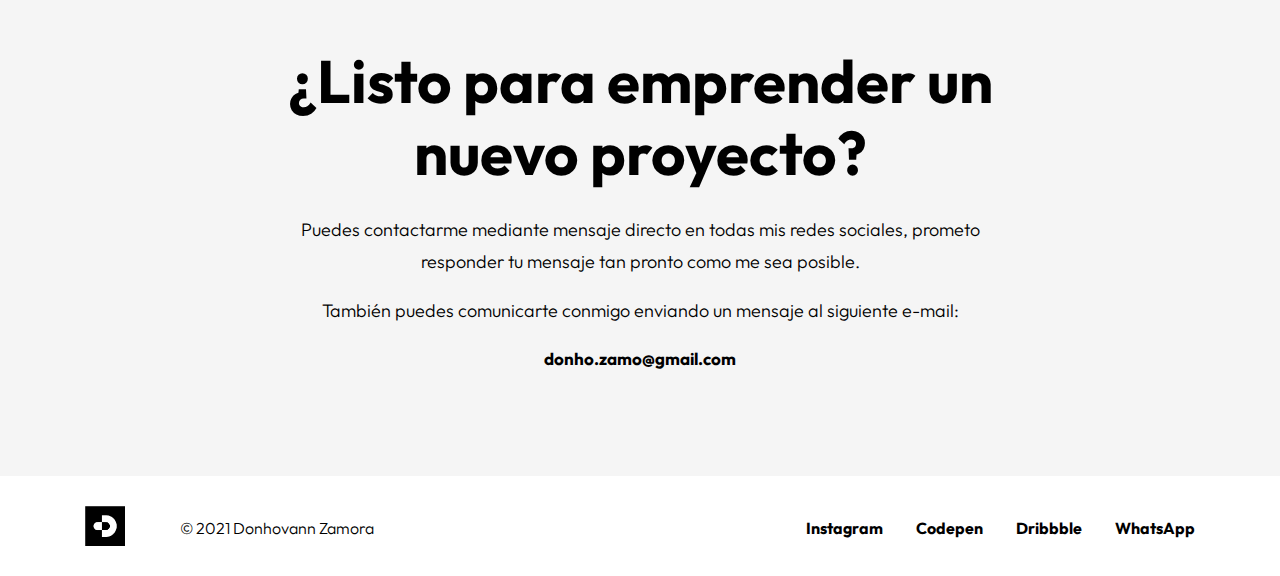
<file: turquesa-proyecto.html>
<!DOCTYPE html>
<html lang="es">
<head>
  <meta charset="UTF-8">
  <meta http-equiv="X-UA-Compatible" content="IE=edge">
  <meta name="keywords" content="Desarrollo Web, Diseño Digital, Diseño Gráfico, Freelance, Web Design, México"/>
  <meta name="description" content="Donhovann Zamora, desarrollador web y diseñador digital freelance localizado en el Estado de México."/>
  <meta name="viewport" content="width=device-width, initial-scale=1.0, maximum-scale=1.0">
  <meta name="Donhovann Zamora" content="WebDesign">
  <title>Donhovann - Proyecto TURQUESA Laboratorio de Análisis Clínicos</title>
  <!--Shortcut Icon-->
  <link rel="shortcut icon" href="img/favicon.png" type="image/x-icon">
  <!--Modernizr JS -->
  <script src="js/modernizr-custom.js"></script>
  <!--Bootstrap CSS-->
  <link rel="stylesheet" type="text/css" href="css/bootstrap.min.css" media="all">
  <!--General Style CSS-->
  <link rel="stylesheet" type="text/css" href="css/style.css" media="all">
  <!--Fonts CSS-->
  <link rel="stylesheet" type="text/css" href="css/font-awesome.min.css" media="all">
</head>
<body>
 
  <!-- Navbar -->
  <nav class="navbar navbar-expand-lg navbar-light bg-light" id="nav">
    <div class="container">
      <a class="navbar-brand logo_h" href="index.html"><img src="img/logo.png" alt="logo" height="40" width="40"/></a>
      <button class="navbar-toggler collapsed" type="button" data-toggle="collapse" data-target="#navbarNav" aria-controls="navbarNav" aria-expanded="false" aria-label="Toggle navigation">
        <span class="navbar-toggler-icon"></span>
        <span class="my-1 mx-2 close"> <i class="fa fa-close"></i></span>
      </button>
      <div class="collapse navbar-collapse text-right" id="navbarNav">
        <ul class="navbar-nav">
          <li class="nav-item" id="empty"><a class="nav-link" href="#aboutme_wrap">sobre mí</a></li>
          <li class="nav-item" id="empty"><a class="nav-link" href="#services_wrap">diseño</a></li>
          <li class="nav-item" id="empty"><a class="nav-link" href="#work_wrap">trabajo</a></li>
          <li class="nav-item nav-ghost"><a class="nav-link" href="#contact_wrap">contacto</a></li>
        </ul>
      </div>
    </div>
  </nav>

  <!-- Turquesa Project -->
  <section id="project-container">
    <div class="container">
      <div class="row">
        <div class="col-lg-6" id="project-text">
          <div class="text-container">       
            <p class="tag">Desarrollo Web • Branding • Diseño Gráfico</p>
            <h3>TURQUESA</br>Laboratorio de Análisis Clínicos</h3> 
            <p>Diseño de identidad corporativa para TURQUESA, incluyendo logotipo, papelería, sitio web, carteles, material publicitario y más.</p>
            <p><span>Cliente:</span> TURQUESA Laboratorio de Análisis Clínicos</p>
            <p><span>Año:</span> 2018-2020</p>
          </div>
        </div>  
        <div class="col-lg-6 project-block-image">
          <img src="img/projects/turquesa/turquesa00.webp" alt="" />
        </div>
        <div class="col-lg-12 image-container">
          <img src="img/projects/turquesa/turquesa01.webp" alt="alt">
          <img src="img/projects/turquesa/turquesa02.webp" alt="alt">
          <!--<img src="img/projects/turquesa/turquesa03.webp" alt="alt">-->
          <img src="img/projects/turquesa/turquesa04.webp" alt="alt">
          <img src="img/projects/turquesa/turquesa05.webp" alt="alt">
          <img src="img/projects/turquesa/turquesa06.webp" alt="alt">
          <!--<img src="img/projects/turquesa/turquesa07.webp" alt="alt">
          <img src="img/projects/turquesa/turquesa08.webp" alt="alt">-->
          <img src="img/projects/turquesa/turquesa09.webp" alt="alt">
          <img src="img/projects/turquesa/turquesa10.webp" alt="alt">
          <!--<img src="img/projects/turquesa/turquesa11.webp" alt="alt">
          <img src="img/projects/turquesa/turquesa12.webp" alt="alt">-->
          <img src="img/projects/turquesa/turquesa13.webp" alt="alt">
        </div>  
      </div>    
    </div>
  </section>

  <!-- Contact -->
  <div id="contact_wrap">
    <div class="container">
      <div class="row">
        <div class="col-lg-8 text-center offset-lg-2" id="contact_text">
          <h2>¿Listo para emprender un nuevo proyecto?</h2>
          <p>Puedes contactarme mediante mensaje directo en todas mis redes sociales,
             prometo responder tu mensaje tan pronto como me sea posible.</p>
          <p>También puedes comunicarte conmigo enviando un mensaje al siguiente e-mail:</p>
          <p class="envelope">donho.zamo@gmail.com</p>
        </div>  
      </div>
    </div>
  </div>
  
  <!--Footer Trip -->
  <div id="footer-strip">
    <div class="container">
      <div class="row center02">
        <div class="col-12 col-lg-1 left">
          <a class="logo_h02" href="#nav"><img src="img/logo.png" alt="logo" height="40" width="40"/></a>
        </div>
        <div class="col-12 col-lg-6 center">
          <p>© 2021 Donhovann Zamora</p>
        </div>
        <div class="col-12 col-md-12 col-lg-5 right">
          <ul class="social-letter">
            <li id=""><a href="https://www.instagram.com/donho_zamo/" target="_blank">Instagram</a></li>
            <li id=""><a href="https://codepen.io/donho_zamo" target="_blank">Codepen</a></li>
            <li id=""><a href="https://dribbble.com/donho_zamo" target="_blank">Dribbble</a></li>
            <li id=""><a href="https://api.whatsapp.com/send?phone=5215561691457">WhatsApp</a></li>
          </ul>
        </div>
      </div>
    </div>
  </div>

  <!--Jquery v3.5.1-->
  <script src="js/jquery-3.5.1.min.js"></script>
  <!--Bootstrap-->
	<script src="js/bootstrap.min.js"></script>
  <!--Main Scripts & Plugins-->
</body>
</html>
</file>
<file: css/style.css>
@import url('https://fonts.googleapis.com/css2?family=Poppins:ital,wght@0,100;0,200;0,300;0,400;0,500;0,600;0,700;0,800;0,900;1,100;1,200;1,300;1,400;1,500;1,600;1,700;1,800;1,900&display=swap');

@import url('https://fonts.googleapis.com/css2?family=Outfit:wght@100;200;300;400;500;600;700;800;900&display=swap');

/*----------Main Style----------*/
html {
  scroll-behavior: smooth;
}
body {
  /*font-family: 'Poppins', sans-serif !important;*/
  font-family: 'Outfit', sans-serif !important;
  color: #000;
  font-display: swap;
}
h1 {
  /*font-size: 56px;
  font-weight: 700;
  margin-top: 0px;
  margin-bottom: 25px;
  font-size: 57px;*/
  font-size: 60px;
  font-weight: 700;
  margin-top: 0px;
  margin-bottom: 25px;
  line-height: 72px;
}
h2 {
  /*font-size: 56px;
  font-weight: 700;
  margin-top: 0px;
  margin-bottom: 30px;*/
  font-size: 60px;
  font-weight: 700;
  margin-top: 0px;
  margin-bottom: 25px;
  line-height: 72px;
  
}
h3 {
  font-size: 44px;
  font-weight: 700;
  line-height: 54px;
  margin-top: 0px;
  margin-bottom: 18px;
}
h4 {
  font-size: 32px;
  font-weight: 700;
  line-height: 41px;
  margin-top: 0px;
  margin-bottom: 6px;
}
h5 {
  /*font-size: 18px;
  font-weight: 700;
  line-height: 26px;
  margin-bottom: 9px; 
  margin-top: 0px;*/
  font-size: 19px;
  font-weight: 700;
  line-height: auto;/*34.2px*/
  margin-bottom: 13px; 
  margin-top: 0px;
}
p {
  /*font-size: 16px;
  font-weight: 400;
  line-height: 32px;*/
  /*font-size: 19px;
  font-weight: 300;
  line-height: 34.2px;*/
  font-size: 18px;
  font-weight: 300;
  line-height: 32.4px;
}
a {
  /*  font-size: 16px;*/
  font-size: 18px;/*19px*/
}
#button-ghost {
  -webkit-transition:all 0.25s ease-in; 
  -moz-transition:all 0.25s ease-in; 
  -o-transition:all 0.25s ease-in;
  -ms-transition:all 0.25s ease-in; 
  transition: all 0.25s ease-in;
  border: 3px solid #000000;
  border-radius: 40px;
  padding: 12px 38px !important; 
  background-color: #000000;
  font-weight: 700;
  color: #ffffff;
  font-size: 16px;
}
#button-ghost i {
  font-size: 16px;
  padding-left: 6px;
  font-weight: 700;
}
#button-ghost:hover {
  -webkit-transition:all 0.25s ease-in; 
  -moz-transition:all 0.25s ease-in; 
  -o-transition:all 0.25s ease-in;
  -ms-transition:all 0.25s ease-in; 
  transition: all 0.25s ease-in;
  border: 3px solid #000000;
  background-color: #FFFFFF !important;
  color: #000000 !important;
  text-decoration: none;
}
#button-ghost:hover i{
  font-size: 16px;
  font-weight: 700;
}
.block-text p:last-of-type{
  margin-bottom: 50px;
}
/*---------------------- Navbar ----------------------*/
.navbar {
  background-color: #FFFFFF !important;
  padding: 50px 0;
}
.navbar-nav { 
  margin-left: auto; 
} 
.navbar .nav-item {
  /*margin: 0 27px ;*/
  margin: 0 15px;
  border-radius: 10px;
  -webkit-transition:all 0.25s ease-in; 
  -moz-transition:all 0.25s ease-in; 
  -o-transition:all 0.25s ease-in;
  -ms-transition:all 0.25s ease-in; 
  transition: all 0.25s ease-in;
  border: 2px solid transparent;
  color: #000000;
}
.navbar .nav-item:hover,
.navbar .nav-item:active,
.navbar .nav-item:focus {
  background-color: #f1f3f4 !important;
}
/*.navbar .nav-item a {
  padding: 12px 18px !important;
}*/
.navbar #empty a{
  color: #000000;
  /*padding: 12px 18px !important;*/
  padding: 10px 30px !important;
}
.navbar .nav-item:last-child a{
  color: #ffffff;
}
.navbar .nav-item:last-child:hover a{
  color: #000000;
}
.navbar .nav-ghost {
  -webkit-transition:all 0.25s ease-in; 
  -moz-transition:all 0.25s ease-in; 
  -o-transition:all 0.25s ease-in;
  -ms-transition:all 0.25s ease-in; 
  transition: all 0.25s ease-in;
  border: 3px solid #000000;
  border-radius: 40px;
  background-color: #000000 !important;
  margin-left: 45px;
}
.navbar .nav-ghost a {
  -webkit-transition:all 0.25s ease-in; 
  -moz-transition:all 0.25s ease-in; 
  -o-transition:all 0.25s ease-in;
  -ms-transition:all 0.25s ease-in; 
  transition: all 0.25s ease-in;
  padding: 10px 38px !important; 
}
.navbar .nav-ghost:hover,
.navbar .nav-ghost:active,
.navbar .nav-ghost:focus {
  /*border: 2px solid #ffff00;/*#01ccff;
  background-color: #ffffff !important;*/
  
  border: 3px solid #000000;/*#01ccff;*/
  background-color: #ffffff !important;
}
.navbar .nav-item:last-child {
  margin-right: 0px; 
}
.navbar .nav-item a { 
  /*font-size: 15px;
  color: #000000 !important;
  font-weight: 700;*/
  font-size: 16px;
  font-weight: 700;
  /*color: #000000 !important;*/
  color: #000000;

} 
/*.logo_h img {
  max-width: 40px;
  margin-left: 0px;
  left: 0;
}*/
.navbar-brand {
  margin-left: 0px;
  padding-left: 0px;
  left: 0;
}
.navbar-toggler>.close {
  display:inline;
}
.close i {
  font-size: 25px;
} 
.navbar-toggler.collapsed>.close, .navbar-toggler:not(.collapsed)>.navbar-toggler-icon {
  display:none;
}
.navbar-toggler,
.navbar-toggler:focus,
.navbar-toggler:active,
.navbar-toggler:hover {
  border: none !important;
  text-decoration: none !important;
  outline: none !important;
  padding-right: 0px;
  margin-right: 0px;
}
/*---------------------- Hero Banner ----------------------*/
#hero-banner {
  background-color: #FFFFFF;
  padding: 10px 0 0 0;
}
.social-letter {
  padding: 10px 0 0 0;
}
.social-letter li {
  list-style: none;
  display: inline-block;
  margin: 0px 15px;
}
.social-letter li:first-child {
  margin-left: 2px; 
}
.social-letter li a {
  text-decoration: none;
  font-weight: 700;
  color: #000000;
  -webkit-transition:all 0.15s ease-in; 
  -moz-transition:all 0.15s ease-in; 
  -o-transition:all 0.15s ease-in;
  -ms-transition:all 0.15s ease-in; 
  transition: all 0.15s ease-in; 
}
.social-letter li a:hover,
.social-letter li a:focus,
.social-letter li a:active {
  opacity: 0.6;
}

#hero-banner .block-text {
  display: flex;
  align-items: center;
}/*
#hero-banner .block-image { 
  display: flex;
  align-items: center;
  justify-content: center;
  overflow: hidden;
}
#hero-banner .block-image img {
  width: 150%;
  height: auto;
}*/
#hero-banner .block-image { 
  display: flex;
  align-items: center;
  justify-content: center;
  overflow: hidden;
}
#hero-banner .block-image img {
  width: 120%;
  height: auto;
}

/*---------------------- About me ----------------------*/
.info_text_wrap {
  background-color: #f1f3f4;
}
.info_text_wrap .block-image { 
  display: flex;
  align-items: center;
  justify-content: center;
  /*padding: 0 40px 0 0;*/
  overflow: hidden;
}
.info_text_wrap .block-image img {
  width: 100%;
  height: auto;
}
.info_text_wrap #block-text {
  display: flex;
  align-items: center;
}
.info_text_wrap p:last-child {
  margin-bottom: 0px;
  padding-bottom: 0px;
}
#work_wrap, #work_me_wrap {
  padding: 100px 0;
}
#work_wrap .block-image img{
  max-width: 95%;
  height: auto;
}
#work_me_wrap .block-image img{
  max-width: 90%;
  height: auto;
}
/*---------------------- Services ----------------------*/
#services_wrap {
  padding: 100px 0;
  text-align: left; 
}
#services_wrap .main_title {
  max-width: 600px; /*550px*/
  padding-bottom: 30px;
}
.card-services { 
  margin-bottom: 20px;
  margin-top: 0px;
  border-radius: 10px;
  text-align: left; 
  display: block;
  padding: 25px 25px;
  background-color: #f1f3f4;
} 
.card-services .text-wrap {
  display: block;
  width: 100%;
}
.card-services .text-wrap p,.hover-text p {
  /*font-size: 14px;
  line-height: 27px;
  margin-bottom: 0px;
  margin-top: 0px;*/
  font-size: 16px;
  line-height: 27.2px;
  margin-bottom: 0px;
  margin-top: 0px;
}
/************************************/
#services_wrap .card-services .hover-text {
  opacity: 1;
  display: none;
  position: absolute;
  margin-top: -200px !important;
}
#services_wrap .card-services:hover .hover-text {
  background-color: #212121;
  opacity: 1;
  display: contents;
}
#services_wrap .card-services:hover .text-wrap {
  display: none;
}
#services_wrap .services01:hover {
  background-color: #A4FEFD;/*#FFDEF4;*/ /*#FFFF00*/
  cursor: context-menu;
}
#services_wrap .services02:hover {
  background-color: #A4FEFD;/*#E8DDFF;*/
  cursor: context-menu;
}
#services_wrap .services03:hover {
  background-color: #A4FEFD;/*#DEF9FF;*/
  cursor: context-menu;
}
/*---------------------- Projects ----------------------*/
.col-no-margin {
  margin-left: 0;
  margin-right: 0;
  padding-left: 0;
  padding-right: 0;
}
.ccc {
  padding-left: 15px;
  padding-right: 15px;
}
#projects_wrap {
  padding: 100px 0 140px 0;
  text-align: left;
}
#projects_wrap .main_title {
  text-align: left;
  padding-bottom: 30px;
}
.block-container {
  overflow: hidden !important;
}
.card-project {
  text-align: left;
  /*background-color: #f8f9f9;*/
  background-color: #f1f3f4;
  height: 220px;

  background-repeat: no-repeat, repeat;
  background-size: cover;
  background-position: center;
  overflow: hidden !important;
}
.turquesa {
  background-image: url("../img/projects/preview-turquesa.webp");
}
.hawi {
  background-image: url("../img/projects/preview-hawi.webp");
}
.escareg {
  background-image: url("../img/projects/preview-escareg.webp");
}
.cdc {
  background-image: url("../img/projects/preview-cdc.webp");
}
.kazel {
  background-image: url("../img/projects/preview-kazel.webp");
}
.card-project .tag {
  font-size: 14px;
  text-transform: uppercase;
  line-height: 29px;
  font-weight: 600;
  margin-top: 0px;
  margin-bottom: 10px;
}
.card-project .tag-number {
  font-size: 40px;
  line-height: 29px;
  font-weight: 700;
}
.card-project .tag-number span{
  font-size: 24px;
  font-weight: 600;
  color: #c4c4c4;
}
#projects_wrap a {
  color: #000000;
}
#projects_wrap a:hover {
  text-decoration: none;
  color: #000000;
}
#projects_wrap .card-project a .container-text {
  -webkit-transition:all 0.2s ease-in; 
  -moz-transition:all 0.2s ease-in; 
  -o-transition:all 0.2s ease-in;
  -ms-transition:all 0.2s ease-in; 
  transition: all 0.2s ease-in; 
  position: relative;
  min-height: 220px;
  background-color: rgba(0, 0, 0, 0.1 );
  opacity: 0;

  color: #ffffff;
  text-align: center;

  margin-top: -250px;
}
#projects_wrap .card-project:hover a .container-text {
  background-color: #212121;
  opacity: 1;
  margin-top: 0px;
}
#projects_wrap .card-project a .container-text  p {
  font-size: 14px;
  line-height: 29px;
  margin-bottom: 0px;
  margin-top: 0px;

  position: absolute;
  top: 50px;
  bottom: 0;
  left: 0;
  right: 0;
  height: max-content;
  margin: auto;
}
#projects_wrap .card-project a .container-text  h4 {
  position: absolute;
  top: 0;
  bottom: 0;
  left: 0;
  right: 0;
  height: max-content;
  margin: auto;
  
  font-size: 20px;
  line-height: 26px;
  font-weight: 600;
  text-transform: uppercase;
}
#projects_wrap .card-project a .container-text  h4 span {
  font-size: 16px;
  font-weight: 500;
  text-transform: capitalize;
}
/*---------------------- Project Singular Page ----------------------*/
#project-container {
  padding-top: 80px;
  margin-top: 10px;
  background-color: #ffffff;
}
#project-container img {
  width: 100%;
}
#project-text {
  display: flex;
  align-items: center;
}
#project-text span {
  font-weight: 700;
}
.text-container {
  padding: 0 30px;
}
#project-text p:last-child {
  margin-bottom: 0px;
}
.project-block-image { 
  overflow: hidden !important;
  margin-left: 0px;
  padding-left: 0px;
}
.project-block-image img {
  margin: auto;
  width: 100%;
  height: auto;
  top: 0; left: 0; bottom: 0; right: 0;
}
/*---------------------- Instagram ----------------------*/
#insta_wrap {
  background-color: #ffffff;
  padding: 100px 0 0 0;
  text-align: left;
  display: flex;
  align-items: center;
  justify-content: left;
  color: #000000;
}
.main_title {
  display: inline-block;
  padding-bottom: 30px;
}
.main_title p {
  margin-top: 0px;
  margin-bottom: 0px;
}
.insta_item {
  overflow: hidden;
  padding: 0;
  max-height: 300px;
  margin: 0;
}
.insta_item img { 
  -webkit-transition:all 0.15s ease-in; 
  -moz-transition:all 0.15s ease-in; 
  -o-transition:all 0.15s ease-in;
  -ms-transition:all 0.15s ease-in; 
  transition: all 0.15s ease-in; 
  overflow: hidden;
  width: 100%;
}
.insta_item img:hover { 
  opacity: 0.8;
  cursor: pointer;
}
.insta_wrap .btn-container {
  max-height: 45px;
  margin-top: 20px;
  padding: 10px 0;
}
.insta-box {
  padding: 0px;
  overflow: hidden;
}
/*---------------------- Contact ----------------------*/
.envelope {
  font-size: 17px;
  font-weight: 700;
  margin-bottom: 0px;
  padding-bottom: 0px;
}
#contact_wrap {
  background-color: #f5f5f5;
}
#contact_text {
  padding-top: 100px;
  padding-bottom: 100px;
}
#contact_wrap #contact_img {
  width: 100%;
  height: auto;
}

#contact_wrap .block-image { 
  display: flex;
  align-items: center;
  justify-content: center;
  overflow: hidden;
}
#contact_wrap .block-image img {
  /*width: 90%;*/
  width: 100%;
  height: auto;
  /*padding-left: 20px;*/
}
/*---------------------- Footer Strip ----------------------*/
#footer-strip {
  padding: 30px 0;
  background-color: #ffffff;
}
#footer-strip p {
  /*font-size: 14px;
  padding: 0;
  margin: 0;
  margin-top: 10px;*/
  font-size: 16px;
  /*line-height: 27.2px;*/
  margin-bottom: 0px;
  margin-top: 6px;
}
#footer-strip a {
  font-size: 16px;
  font-weight: 700;
}
.center .center02 {
  display: flex;
  align-items: center;
}
.right {
  text-align: right !important;
}
.right .social-letter {
  list-style-type: none;
  margin: 0;
  padding: 0;
}
.right .social-letter li {
  display: inline-block;
  padding: 0;
  margin-top: 10px;
}
.right .social-letter li:last-child {
  margin-right: 0px !important; 
  padding-right: 0px !important; 
}
/*.logo_h02 {
  margin-left: 0px !important;
}
.logo_h02 img {
  max-width: 40px;
  margin-left: 0px;
  left: 0;
}*/
/*------------------------------------------*/
/*-------- MEDIA QUERIES RESPONSIVE --------*/
/*------------------------------------------*/
@media (min-width: 320px) and (max-width: 767px) { /*320-479 & 480-599 & 600-767*/
  .container {
    padding-left: 25px;
    padding-right: 25px;
  }
  .navbar {
    margin-left: 10px;
    margin-right: 10px;
  }
  h1 {
    font-size: 34px;
    font-weight: 700;
    margin-top: 0px;
    margin-bottom: 20px;
    line-height: 41px;
  }
  h2 {
    font-size: 34px;
    font-weight: 700;
    margin-top: 0px;
    margin-bottom: 20px;
    line-height: 41px;
  }
  h3 {
    font-size: 28px;
    font-weight: 700;
    line-height: 38px;
    margin-top: 0px;
    margin-bottom: 18px;
  }
  h4 {
    font-size: 26px;
    font-weight: 700;
    line-height: 36px;
    margin-top: 0px;
    margin-bottom: 6px;
  }
  h5 {
    font-size: 21px;
    font-weight: 700;
    line-height: 24px;
    padding-left: 2px;
    margin-bottom: 8px;
  }
  p {
    font-size: 17px;/*15px;*/
    font-weight: 300;
    line-height: 30.6px;/*30px; */
    padding-left: 0px;
  }
  a {
    /*font-size: 14px;*/
    font-size: 17px;/*15px;*/
    font-weight: 300;
    line-height: 30.6px;/*30px; */
  }
  .btn-link {
    text-align: center;
    margin: auto;
    display: block;
    font-size: 15px;
  }
  /*---------------------- Navbar ----------------------*/
  .navbar {
    background-color: #FFFFFF !important;
    padding: 25px 0px 0px 0px;
  }
  .navbar-nav { 
    margin-top: 25px;
    margin-left: auto; 
    width: 100%;
  } 
  .logo_h {
    margin-left: 18px !important;
  }
  .navbar-toggler {
    margin-right: 18px !important;
  }
  .navbar-toggler,
  .navbar-toggler:focus,
  .navbar-toggler:active,
  .navbar-toggler:hover {
    border: none !important;
    text-decoration: none !important;
    outline: none !important;
    padding-right: 0px;
    margin-right: 0px;
  }
  .navbar .nav-item {
    -webkit-transition:all 0.25s ease-in; 
    -moz-transition:all 0.25s ease-in; 
    -o-transition:all 0.25s ease-in;
    -ms-transition:all 0.25s ease-in; 
    transition: all 0.25s ease-in;
    width: 100%;
    text-align: center;
    left: 0;
    margin-left: 0;
    padding-left: 0;
    margin: 2px 0;
    padding: 13px 0;
    border-radius: 0px;
  }
  .navbar .nav-item:hover,
  .navbar .nav-item:active,
  .navbar .nav-item:focus {
    background-color:#f1f3f4 !important;
  }
  .navbar .nav-item:last-child {
    margin-right: 0px; 
  }
  .navbar .nav-item a { 
    font-size: 17px;
    font-weight: 600;
    color: #000000 !important;
  } 
  .logo_h img {
    max-width: 40px;
    margin-left: 0px;
    left: 0;
  }
  .navbar-brand {
    margin-left: 0px;
    padding-left: 0px;
    left: 0;
  }
  .close i {
    font-size: 28px;    
  } 
  .navbar .nav-item a {
  padding: 10px 20px !important;
  }
  .navbar .nav-active {
    border: 2px solid transparent;
    border-radius: 0px;
  }
  .navbar .nav-active:hover,
  .navbar .nav-active:active,
  .navbar .nav-active:focus {
    border: 2px solid transparent;
    background-color: #f1f3f4 !important;
  }


  .navbar .nav-ghost {
    border: none;
    background-color: transparent !important;
  }
  .navbar .nav-ghost:hover {
    border: none;
    background-color: #f1f3f4 !important;
  }
  /*---------------------- Hero Banner --------------------*/
  #hero-banner {
    padding: 55px 0 95px 0;
  }
  .social-letter li {
    margin: 0px 10px;
  }
  /*---------------------- About me --------------------*/
  #aboutme_wrap {
    padding: 80px 0;
  }
  /*---------------------- Services --------------------*/
  #services_wrap {
    padding: 80px 0;
  }
  /*---------------------- Work --------------------*/
  .block-image { 
    display: flex;
    align-items: center;
    justify-content: center;
    padding: 0 0 50px 0;
    
    padding-left: 0 !important;
    padding-right: 0 !important;
    margin-left: 0 !important;
    margin-right: 0 !important;
    overflow: hidden;
  }
  .block-image img {
    width: 90%;
    height: auto;
    overflow: hidden;

    padding-left: 0 !important;
    padding-right: 0 !important;
    margin-left: 0 !important;
    margin-right: 0 !important;
  }
  /*---------------------- Projects --------------------*/
  #projects_wrap {
    padding: 80px 0 0 0;
    text-align: left;
  }
  .card-project {
    width: 100%;
    height: 250px  !important;
  }
  #projects_wrap .card-project a .container-text  h3 {
    height: 40%;
  }
  #projects_wrap .col-no-margin {
    width: 100% !important;
  }
  #projects_wrap .hawi {
    width: 100% !important;
    margin-left: 0;
    padding-left: 0;
    margin-right: 0;
    padding-right: 0;
  }
  #projects_wrap .main_title {
    padding: 0 25px 30px 25px;
  }
  #projects_wrap .card-project {
    overflow: hidden !important;
    margin-left: 0;
    padding-left: 0;
    margin-right: 0;
    padding-right: 0;
  }
  #projects_wrap .card-project a .container-text {
    min-height: 250px;
    margin-top: -250px;
  }
  #projects_wrap .card-project:hover a .container-text {
    opacity: 1;
    margin-top: 0px;
  }
  .ccc {
    padding-left: 0 !important;
    padding-right: 0 !important;
    margin-left: 0 !important;
    margin-right: 0 !important;
  }
    /**/
  #projects_wrap .container {
    padding-left: 0;
    margin-left: 0;
    padding-right: 0;
    margin-right: 0;
  }
  #projects_wrap #project-text {
    margin-bottom: 90px;
  }
  #projects_wrap .block-image {
    padding-left: 0;
    margin-left: 0;
    padding-right: 0;
    margin-right: 0;
  }
  #projects_wrap .image-container {
    padding-left: 0;
    margin-left: 0;
    padding-right: 0;
    margin-right: 0;
  }
  /*---------------------- Projects Single Page --------------------*/
  .text-container {
    padding: 0 15px;
  }
  #project-container .container {
    padding-left: 0;
    margin-left: 0;
    padding-right: 0;
    margin-right: 0;
  }
  #project-container #project-text {
    margin-bottom: 90px;
  }
  #project-container .project-block-image {
    padding-left: 0;
    margin-left: 0;
    padding-right: 0;
    margin-right: 0;
  }
  #project-container .image-container {
    padding-left: 0;
    margin-left: 0;
    padding-right: 0;
    margin-right: 0;
  }
  /*---------------------- Work-Me --------------------*/
  #work_me_wrap .block-image { 
    display: flex;
    align-items: center;
    justify-content: center;
    padding: 0 0 50px 0;
    
    padding-left: 0 !important;
    padding-right: 0 !important;
    margin-left: 0 !important;
    margin-right: 0 !important;
    overflow: hidden;
  }
  #work_me_wrap .block-image img {
    width: 85%;
    height: auto;
    overflow: hidden;

    padding-left: 0 !important;
    padding-right: 0 !important;
    margin-left: 0 !important;
    margin-right: 0 !important;
  }
  /*---------------------- Instagram --------------------*/
  #insta_wrap {
    padding: 80px 0 0 0;
    text-align: left;
    align-items: left;
    justify-content:left;
  }
  /*---------------------- Contact --------------------*/
  #contact_wrap{
    padding: 0;
  }
  .contact_text {
    padding: 0;
  }
  #contact_wrap #contact_text {
    padding: 80px 0 40px 0;
  }
  .envelope{
    /*font-size: 15px;*/
    font-size: 17px;/*15px;*/
    font-weight: 600;
    line-height: 30.6px;/*30px; */
  }
  /*---------------------- Footer --------------------*/
  #footer-strip {
    padding: 50px 0;
  }
  #footer-strip .left { 
    text-align: center;
  }
  #footer-strip .center { 
    text-align: center;
    margin: 5px 0px;
  }
  #footer-strip .center02 { 
    text-align: center !important;
    margin: 5x 0;
  }
  #footer-strip .right {
    text-align: center;
  }
  #footer-strip .social-letter {
    padding-top: 0px;
    margin-top: 0px;
    text-align: center;
  }
  #footer-strip p {
    font-size: 15px;
  }
  #footer-strip a {
    font-size: 15px;
  }
  #footer-strip .left .logo_h img { 
    margin-bottom: 8px;
  }
  .right .social-letter li {
    padding: 0px;
    margin-top: 0px;
  }
  .right .social-letter li:first-child {
    margin-left: 0px !important; 
    padding-left: 0px !important; 
  }
}
@media (min-width: 600px) and (max-width: 767px) { /*768 - 799 & 800 - 1023*/
/*---------------------- Projects --------------------*/
#projects_wrap {
  padding: 100px 0 !important;
  text-align: left;
  padding-right: 0px !important;
  margin-right: 0px !important;
  left:0 !important;
  right:0 !important;

}
#projects_wrap .container {
  padding-left: auto;
  margin-left: auto;
  padding-right: auto;
  margin-right: auto;
}
#projects_wrap .main_title {
padding-bottom: 30px;
}
.ccc{
  padding-left: auto;
  padding-right: auto;
  margin-left: auto;
  margin-right: auto;
}
.card-project {
  width: 100%;
  height: 250px  !important;

  overflow: hidden !important;
  margin-left: auto;
  padding-left: auto;
  margin-right: auto;
  padding-right: auto;
}
#projects_wrap .card-project a .container-text  h3 {
  height: 40%;
}
#projects_wrap .col-no-margin {
  width: 100% !important;
  background-color: red !important;

}
#projects_wrap .card-project a .container-text {
  min-height: 250px;
  margin-top: -250px;
}
#projects_wrap .card-project:hover a .container-text {
  opacity: 1;
  margin-top: 0px;
}
}
@media (min-width: 768px) and (max-width: 1023px) { /*768 - 799 & 800 - 1023*/
  h1 {
    font-size: 34px;
    font-weight: 700;
    margin-top: 0px;
    margin-bottom: 20px;
    line-height: 41px;
  }
  h2 {
    font-size: 34px;
    font-weight: 700;
    margin-top: 0px;
    margin-bottom: 20px;
    line-height: 41px;
  }
  h3 {
    font-size: 28px;
    font-weight: 700;
    line-height: 38px;
    margin-top: 0px;
    margin-bottom: 18px;
  }
  h4 {
    font-size: 26px;
    font-weight: 700;
    line-height: 36px;
    margin-top: 0px;
    margin-bottom: 6px;
  }
  h5 {
    font-size: 21px;
    font-weight: 700;
    line-height: 24px;
    padding-left: 2px;
    margin-bottom: 8px;
  }
  p {
    font-size: 17px;/*15px;*/
    font-weight: 300;
    line-height: 30.6px;/*30px; */
    padding-left: 0px;
  }
  a {
    /*font-size: 14px;*/
    font-size: 17px;/*15px;*/
    font-weight: 300;
    line-height: 30.6px;/*30px; */
  }
  /*---------------------- Navbar ----------------------*/
  .navbar {
    background-color: #FFFFFF !important;
    padding: 25px 0px 0px 0px;
  }
  .navbar-nav { 
    margin-top: 25px;
    margin-left: auto; 
    width: 100%;
  } 
  .logo_h {
    margin-left: 18px !important;
  }
  .navbar-toggler {
    margin-right: 18px !important;
  }
  .navbar-toggler,
  .navbar-toggler:focus,
  .navbar-toggler:active,
  .navbar-toggler:hover {
    border: none !important;
    text-decoration: none !important;
    outline: none !important;
    padding-right: 0px;
    margin-right: 0px;
  }
  .navbar .nav-item {
    -webkit-transition:all 0.15s ease-in; 
    -moz-transition:all 0.15s ease-in; 
    -o-transition:all 0.15s ease-in;
    -ms-transition:all 0.15s ease-in; 
    transition: all 0.15s ease-in;
    width: 100%;
    text-align: center;
    left: 0;
    margin-left: 0;
    padding-left: 0;
    margin: 2px 0;
    padding: 13px 0;
    border-radius: 0px;
  }
  .navbar .nav-item:hover,
  .navbar .nav-item:active,
  .navbar .nav-item:focus {
    background-color:#f1f3f4 !important;
  }
  .navbar .nav-item:last-child {
    margin-right: 0px; 
  }
  .navbar .nav-item a { 
    font-weight: 600;
    color: #000000 !important;
  } 
  .logo_h img {
    max-width: 40px;
    margin-left: 0px;
    left: 0;
  }
  .navbar-brand {
    margin-left: 0px;
    padding-left: 0px;
    left: 0;
  }
  .close i {
    font-size: 28px;    
  } 
  .navbar .nav-item a{
  padding: 10px 20px !important;
  }
  .navbar .nav-active{
    border: 2px solid transparent;
    border-radius: 0px;
  }
  .navbar .nav-active:hover,
  .navbar .nav-active:active,
  .navbar .nav-active:focus{
    border: 2px solid transparent;
    background-color: #f1f3f4 !important;
  }

  .navbar .nav-ghost {
    border: none;
    background-color: transparent !important;
  }
  .navbar .nav-ghost:hover {
    border: none;
    background-color: #f1f3f4 !important;
  }
  /*---------------------- Hero Section --------------------*/
  #hero-banner {
    padding: 60px 0 130px 0;
  }
  #hero-banner .block-text {
    padding: 50px 0 0 0;
  }

  #hero-banner .block-image {
    padding: 0;
  }
  #hero-banner .block-image img{
    width: 85%;
    height: auto;
    margin-right: auto;
    margin-left: auto;
    display: block;
  }
  /*---------------------- About me --------------------*/
  #aboutme_wrap #block-text{
    margin: 50px 0 100px 0;
  }
  #aboutme_wrap .block-image img{
    width: 85%;
    height: auto;
    margin-right: auto;
    margin-left: auto;
    display: block;
  }
  /*---------------------- Services --------------------*/
  /*---------------------- Work --------------------*/
  /*#work {
    text-align: left;
  }
  .block-image{ 
    display: flex;
    align-items: center;
    justify-content: center;
    padding: 0 0 90px 0;
  }
  .block-image img {
    width: 70%;
    height: auto;
  }*/
  #work_wrap #block-text{
    margin: 50px 0 10px 0;
  }
  #work_wrap .block-image img{
    width: 80%;
    height: auto;
    margin-right: auto;
    margin-left: auto;
    display: block;
  }
  /*---------------------- Work me --------------------*/
  #work_me_wrap #block-text{
    margin: 50px 0 10px 0;
  }
  #work_me_wrap .block-image img{
    width: 80%;
    height: auto;
    margin-right: auto;
    margin-left: auto;
    display: block;
  }
  /*---------------------- Projects --------------------*/
  /*---------------------- Instagram --------------------*/
  /*---------------------- Contact --------------------*/
  #contact_wrap #contact_text{
    margin: 0px;
    padding: 80px 0 0 0;
  }
  #contact_wrap .block-image {
    padding: 40px 0;
  }
  #contact_wrap .block-image img{
    width: 80%;
    height: auto;
    margin-right: auto;
    margin-left: auto;
    display: block;
  }
  /*---------------------- Footer --------------------*/
  #footer-strip {
    padding: 50px 0;
  }
  #footer-strip .left { 
    text-align: center !important;
  }
  #footer-strip .center02 { 
    text-align: center !important;
    margin: 10px 0px 0px 0px;
  }
  #footer-strip .right {
    text-align: center;
    text-align: center !important;
  }
  #footer-strip .social-letter {
    padding-top: 0px;
    margin-top: 0px;
  }
}
@media (min-width: 1024px) and (max-width: 1079px){ 
  h1 {
    font-size: 55px;
    font-weight: 700;
    margin-top: 0px;
    margin-bottom: 25px;
    line-height: 72px;
  }
  h2 {
    font-size: 55px;
    font-weight: 700;
    margin-top: 0px;
    margin-bottom: 25px;
    line-height: 72px;
    
  }

  /*------------------- Hero Section -------------------*/
  #hero-banner .block-image { 
    display: flex;
    align-items: center;
    justify-content: center;
    overflow: hidden;
  }
  #hero-banner .block-image img {
    width: 150%;
    height: auto;

    margin-right: auto;
    margin-left: auto;
    display: block;
  }
  /*------------------- About me -------------------*/
  #aboutme_wrap #block-text{
    margin: 85px 0;
  }
  #aboutme_wrap .block-image img{
    width: 140%;
    height: auto;
  }
}
</file>
